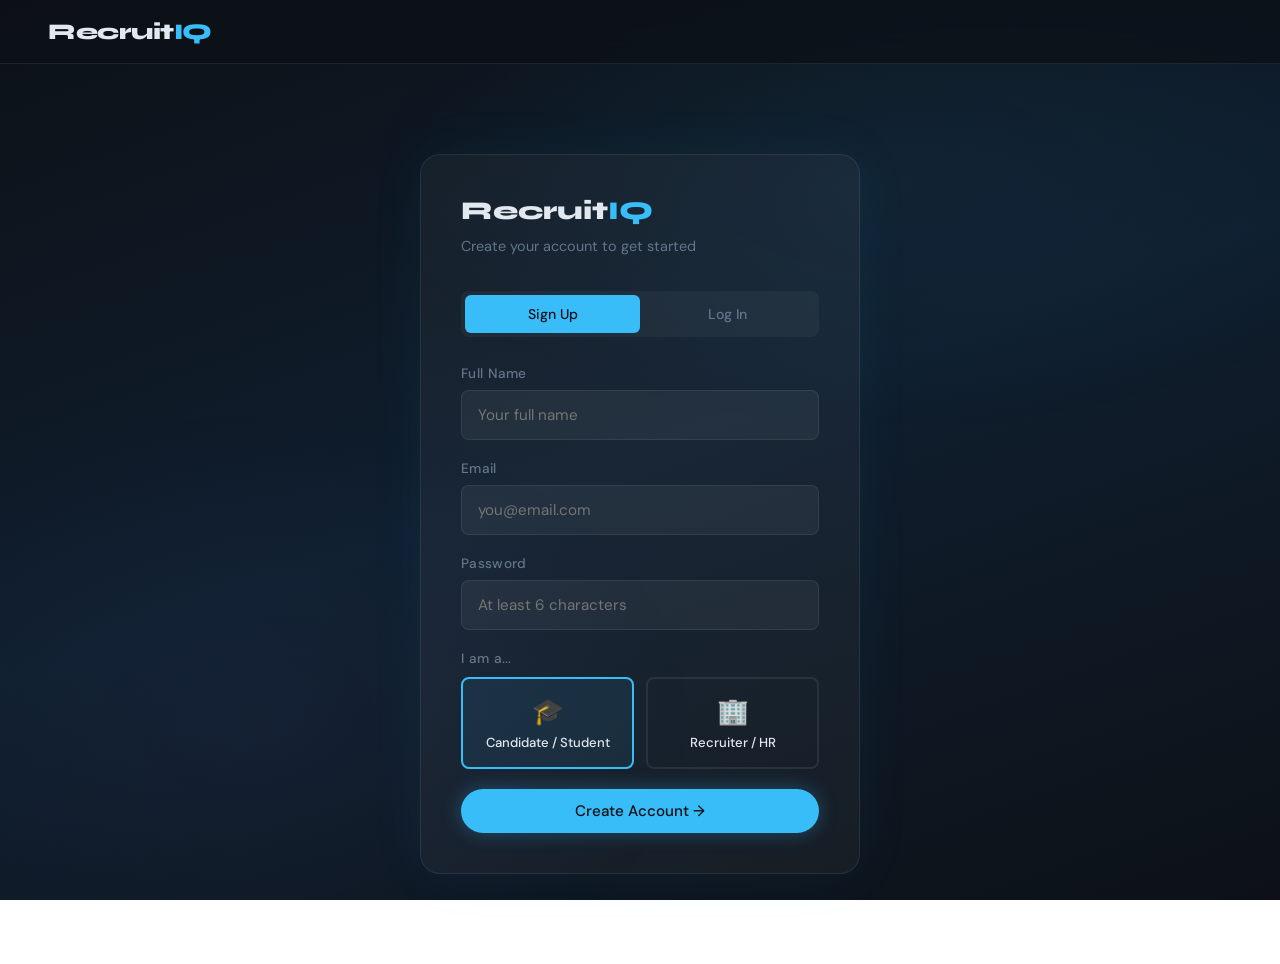
<file: builder.html>
<!DOCTYPE html>
<html lang="en">
<head>
  <meta charset="UTF-8" />
  <meta name="viewport" content="width=device-width, initial-scale=1.0" />
  <title>RecruitIQ — Build Your Profile</title>
  <link rel="stylesheet" href="/css/style.css" />
  <script src="https://cdnjs.cloudflare.com/ajax/libs/gsap/3.12.5/gsap.min.js" defer></script>

  <style>
    /* Builder-page specific styles */

    /* Outer layout: sidebar + main content */
    .builder-layout {
      display: flex;
      min-height: calc(100vh - 64px); /* subtract navbar height */
    }

    /* LEFT SIDEBAR — shows what sections have been filled */
    .sidebar {
      width: 240px;
      flex-shrink: 0;
      border-right: 1px solid var(--border);
      padding: 32px 24px;
      display: flex;
      flex-direction: column;
      gap: 8px;
    }

    .sidebar-title {
      font-size: 0.72rem;
      font-weight: 600;
      letter-spacing: 0.8px;
      text-transform: uppercase;
      color: var(--text-muted);
      margin-bottom: 12px;
    }

    /* Each section in the sidebar */
    .sidebar-item {
      display: flex;
      align-items: center;
      gap: 10px;
      padding: 8px 12px;
      border-radius: var(--radius-sm);
      font-size: 0.83rem;
      color: var(--text-muted);
      transition: all 0.2s;
    }
    .sidebar-item.active {
      background: rgba(56,189,248,0.1);
      color: var(--accent);
    }
    .sidebar-item.done {
      color: #34d399;
    }
    .sidebar-dot {
      width: 8px; height: 8px;
      border-radius: 50%;
      background: var(--border);
      flex-shrink: 0;
    }
    .sidebar-item.active .sidebar-dot { background: var(--accent); }
    .sidebar-item.done  .sidebar-dot { background: #34d399; }

    /* MAIN CONTENT AREA */
    .builder-main {
      flex: 1;
      padding: 48px 64px;
      max-width: 720px;
    }

    /* Top bar: progress + label */
    .progress-bar-area {
      margin-bottom: 48px;
    }
    .progress-meta {
      display: flex;
      justify-content: space-between;
      margin-bottom: 8px;
      font-size: 0.82rem;
      color: var(--text-muted);
    }

    /* The question card */
    .q-card {
      background: var(--card-bg);
      border: 1px solid var(--border);
      border-radius: var(--radius);
      padding: 36px;
    }

    /* Question heading */
    .q-text {
      font-size: 1.5rem;
      font-weight: 700;
      color: var(--text);
      line-height: 1.3;
    }

    /* Row of buttons at bottom of question card */
    .q-buttons {
      display: flex;
      justify-content: space-between;
      align-items: center;
      margin-top: 28px;
    }

    /* AI suggestion card shown below the input */
    .ai-tip {
      background: rgba(56,189,248,0.05);
      border: 1px solid rgba(56,189,248,0.15);
      border-radius: var(--radius-sm);
      padding: 16px;
      font-size: 0.88rem;
      color: var(--text-muted);
      margin-top: 12px;
    }
    #ai-suggestion { margin-top: 12px; }

    /* Compile overlay — shown while Gemini processes everything */
    #compile-overlay {
      display: none;
      position: fixed;
      inset: 0;
      background: rgba(13,17,23,0.9);
      backdrop-filter: blur(8px);
      z-index: 200;
      flex-direction: column;
      align-items: center;
      justify-content: center;
      gap: 24px;
      text-align: center;
    }
    #compile-overlay h2 { font-size: 1.6rem; color: var(--text); }
    #compile-overlay p  { color: var(--text-muted); max-width: 340px; }

    /* Spinning ring loader */
    .spin-ring {
      width: 48px; height: 48px;
      border: 3px solid var(--border);
      border-top-color: var(--accent);
      border-radius: 50%;
      animation: spin 0.8s linear infinite;
    }
    @keyframes spin { to { transform: rotate(360deg); } }

    /* Mobile: hide sidebar */
    @media (max-width: 768px) {
      .sidebar { display: none; }
      .builder-main { padding: 32px 20px; }
    }
  </style>
</head>
<body>

  <!-- NAVBAR -->
  <nav class="navbar">
    <a href="index.html" class="logo">Recruit<span>IQ</span></a>
    <div class="nav-links">
      <span id="user-greeting" style="color:var(--text-muted); font-size:0.85rem;"></span>
      <button class="btn btn-ghost btn-sm" onclick="logoutUser()">Log out</button>
    </div>
  </nav>

  <!-- MAIN LAYOUT -->
  <div class="builder-layout">

    <!-- LEFT SIDEBAR: Section tracker -->
    <aside class="sidebar" id="sidebar">
      <div class="sidebar-title">Your Profile</div>
      <!-- These items are generated dynamically by JS -->
      <div class="sidebar-item active">
        <div class="sidebar-dot"></div> Personal Info
      </div>
      <div class="sidebar-item">
        <div class="sidebar-dot"></div> Education
      </div>
      <div class="sidebar-item">
        <div class="sidebar-dot"></div> Skills
      </div>
      <div class="sidebar-item">
        <div class="sidebar-dot"></div> Experience
      </div>
      <div class="sidebar-item">
        <div class="sidebar-dot"></div> Projects
      </div>
      <div class="sidebar-item">
        <div class="sidebar-dot"></div> Extras
      </div>
    </aside>

    <!-- MAIN BUILDER AREA -->
    <main class="builder-main">

      <!-- Progress bar at top -->
      <div class="progress-bar-area">
        <div class="progress-meta">
          <span>Building your profile</span>
          <span id="progress-label">0% complete</span>
        </div>
        <div class="progress-wrap">
          <div class="progress-fill" id="progress-fill" style="width:0%"></div>
        </div>
      </div>

      <!-- This div is replaced every time renderQuestion() runs -->
      <div id="q-container"></div>

    </main>
  </div>

  <!-- COMPILE OVERLAY -->
  <!-- Shown when AI is generating the final profile -->
  <div id="compile-overlay">
    <div class="spin-ring"></div>
    <h2>✦ Building your profile</h2>
    <p>AI is compiling your answers into a professional profile. This takes a few seconds...</p>
    <div class="ai-thinking" style="justify-content:center;">
      <div class="dot"></div><div class="dot"></div><div class="dot"></div>
    </div>
  </div>

  <div id="toast"></div>

  <!-- Load shared utilities first, then builder logic -->
  <script src="/js/app.js"></script>
  <script src="/js/builder.js"></script>

  <script>
    // Show user's name in navbar after page loads
    window.addEventListener('DOMContentLoaded', () => {
      const user = getCurrentUser();
      if (user) {
        document.getElementById('user-greeting').textContent =
          'Hey, ' + (user.name || user.email).split(' ')[0] + ' 👋';
      }
    });
  </script>

</body>
</html>
</file>
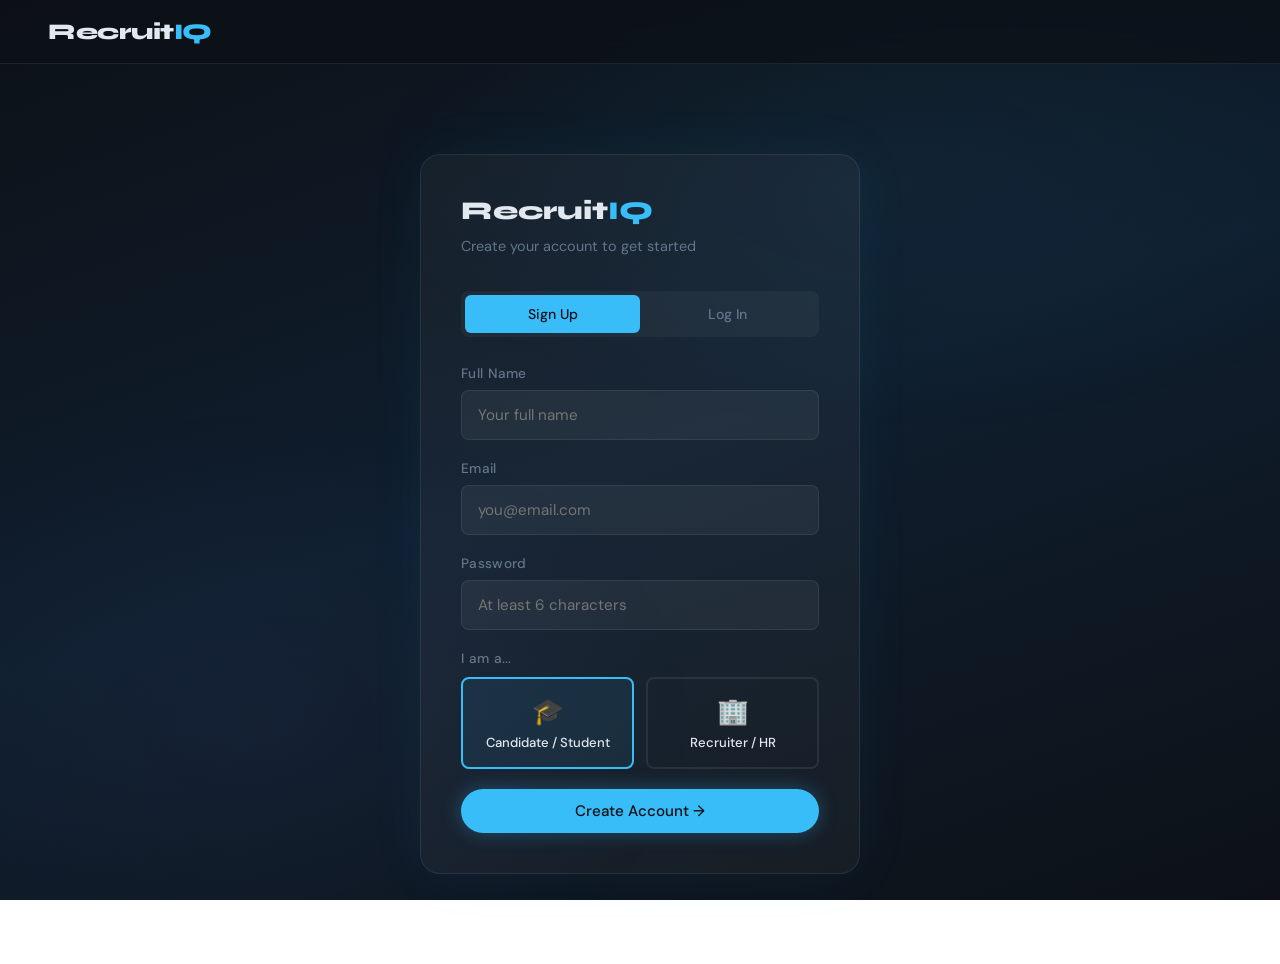
<file: onboarding.html>
<!DOCTYPE html>
<html lang="en">
<head>
  <meta charset="UTF-8" />
  <meta name="viewport" content="width=device-width, initial-scale=1.0" />
  <title>RecruitIQ — Sign Up / Log In</title>
  <link rel="stylesheet" href="/css/style.css" />
  <script src="https://cdnjs.cloudflare.com/ajax/libs/gsap/3.12.5/gsap.min.js" defer></script>

  <style>
    /* ── Onboarding page specific styles ── */

    .auth-page {
      min-height: 100vh;
      display: flex;
      align-items: center;
      justify-content: center;
      padding: 24px;
    }

    /* The white-ish card that holds the form */
    .auth-box {
      width: 100%;
      max-width: 440px;
      background: var(--card-bg);
      border: 1px solid var(--border);
      border-radius: 20px;
      padding: 40px;
      /* subtle glow around the card */
      box-shadow: 0 0 60px rgba(56,189,248,0.06);
    }

    .auth-logo {
      font-family: var(--font-head);
      font-weight: 800;
      font-size: 1.6rem;
      margin-bottom: 8px;
      color: var(--text);
    }

    .auth-logo span { color: var(--accent); }

    .auth-sub {
      color: var(--text-muted);
      font-size: 0.9rem;
      margin-bottom: 32px;
    }

    /* Tab switcher: Sign Up / Log In */
    .tabs {
      display: flex;
      background: rgba(255,255,255,0.04);
      border-radius: var(--radius-sm);
      padding: 4px;
      margin-bottom: 28px;
    }

    .tab {
      flex: 1;
      text-align: center;
      padding: 10px;
      border-radius: 6px;
      cursor: pointer;
      font-size: 0.88rem;
      font-weight: 500;
      color: var(--text-muted);
      transition: all 0.2s;
    }

    .tab.active {
      background: var(--accent);
      color: #0d1117;
    }

    /* Role selector cards */
    .role-grid {
      display: grid;
      grid-template-columns: 1fr 1fr;
      gap: 12px;
      margin-bottom: 20px;
    }

    .role-card {
      padding: 16px;
      border: 2px solid var(--border);
      border-radius: var(--radius-sm);
      cursor: pointer;
      text-align: center;
      transition: all 0.2s;
    }

    .role-card:hover { border-color: rgba(56,189,248,0.4); background: var(--card-hover); }
    .role-card.selected { border-color: var(--accent); background: rgba(56,189,248,0.08); }
    .role-card .role-icon { font-size: 1.6rem; margin-bottom: 6px; }
    .role-card .role-label { font-size: 0.82rem; font-weight: 500; color: var(--text); }

    /* Error message area */
    .error-msg {
      color: #f87171;
      font-size: 0.83rem;
      margin-top: -12px;
      margin-bottom: 16px;
      display: none;
    }

    .error-msg.show { display: block; }

    /* Bottom text "Already have account?" */
    .auth-switch {
      text-align: center;
      margin-top: 20px;
      font-size: 0.85rem;
      color: var(--text-muted);
    }

  </style>
</head>
<body>

  <!-- Navbar with just logo -->
  <nav class="navbar">
    <a href="index.html" class="logo">Recruit<span>IQ</span></a>
    <div></div>
  </nav>

  <div class="auth-page">
    <div class="auth-box" id="auth-box">

      <!-- Logo + subtitle -->
      <div class="auth-logo">Recruit<span>IQ</span></div>
      <p class="auth-sub" id="auth-sub-text">Create your account to get started</p>

      <!-- Tab switcher -->
      <div class="tabs">
        <div class="tab active" id="tab-signup" onclick="switchTab('signup')">Sign Up</div>
        <div class="tab"        id="tab-login"  onclick="switchTab('login')">Log In</div>
      </div>

      <!-- SIGN UP FORM -->
      <div id="form-signup">
        <div class="form-group">
          <label>Full Name</label>
          <input type="text" class="input" id="su-name" placeholder="Your full name" />
        </div>
        <div class="form-group">
          <label>Email</label>
          <input type="email" class="input" id="su-email" placeholder="you@email.com" />
        </div>
        <div class="form-group">
          <label>Password</label>
          <input type="password" class="input" id="su-pass" placeholder="At least 6 characters" />
        </div>

        <!-- Role selector — candidate or recruiter -->
        <label style="margin-bottom:10px;">I am a...</label>
        <div class="role-grid">
          <div class="role-card selected" id="role-candidate" onclick="selectRole('candidate')">
            <div class="role-icon">🎓</div>
            <div class="role-label">Candidate / Student</div>
          </div>
          <div class="role-card" id="role-recruiter" onclick="selectRole('recruiter')">
            <div class="role-icon">🏢</div>
            <div class="role-label">Recruiter / HR</div>
          </div>
        </div>

        <div class="error-msg" id="su-error"></div>

        <button class="btn btn-primary" style="width:100%;justify-content:center;" onclick="handleSignup()">
          Create Account →
        </button>
      </div>

      <!-- LOGIN FORM -->
      <div id="form-login" style="display:none;">
        <div class="form-group">
          <label>Email</label>
          <input type="email" class="input" id="li-email" placeholder="you@email.com" />
        </div>
        <div class="form-group">
          <label>Password</label>
          <input type="password" class="input" id="li-pass" placeholder="Your password" />
        </div>

        <div class="error-msg" id="li-error"></div>

        <button class="btn btn-primary" style="width:100%;justify-content:center;" onclick="handleLogin()">
          Log In →
        </button>

        <!-- Demo login helper — fills in demo credentials -->
        <div style="margin-top:12px; text-align:center;">
          <button class="btn btn-ghost btn-sm" onclick="fillDemo()" style="font-size:0.78rem;">
            Use demo account
          </button>
        </div>
      </div>

    </div>
  </div>

  <div id="toast"></div>
  <script src="/js/app.js"></script>
  <script>
    // Currently selected role (candidate or recruiter)
    let selectedRole = 'candidate';

    // Tab switcher
    function switchTab(tab) {
      const isSignup = tab === 'signup';
      document.getElementById('form-signup').style.display = isSignup ? 'block' : 'none';
      document.getElementById('form-login').style.display  = isSignup ? 'none'  : 'block';
      document.getElementById('tab-signup').classList.toggle('active', isSignup);
      document.getElementById('tab-login').classList.toggle('active', !isSignup);
      document.getElementById('auth-sub-text').textContent = isSignup
        ? 'Create your account to get started'
        : 'Welcome back — log in to continue';
    }

    // Role selector 
    function selectRole(role) {
      selectedRole = role;
      document.getElementById('role-candidate').classList.toggle('selected', role === 'candidate');
      document.getElementById('role-recruiter').classList.toggle('selected', role === 'recruiter');
    }

    // Sign Up handler 
    function handleSignup() {
      const name  = document.getElementById('su-name').value.trim();
      const email = document.getElementById('su-email').value.trim();
      const pass  = document.getElementById('su-pass').value;
      const errEl = document.getElementById('su-error');

      // Basic validation
      if (!name || !email || !pass) {
        showError(errEl, 'Please fill in all fields.'); return;
      }
      if (pass.length < 6) {
        showError(errEl, 'Password must be at least 6 characters.'); return;
      }

      const result = registerUser(name, email, pass, selectedRole);
      if (!result.ok) { showError(errEl, result.msg); return; }

      // Auto login after signup
      loginUser(email, pass);
      // Redirect based on role
      redirectAfterAuth(selectedRole);
    }

    // Login handler 
    function handleLogin() {
      const email = document.getElementById('li-email').value.trim();
      const pass  = document.getElementById('li-pass').value;
      const errEl = document.getElementById('li-error');

      if (!email || !pass) { showError(errEl, 'Please enter email and password.'); return; }

      const result = loginUser(email, pass);
      if (!result.ok) { showError(errEl, result.msg); return; }

      redirectAfterAuth(result.user.role);
    }

    // Fill demo credentials
    function fillDemo() {
      document.getElementById('li-email').value = 'hire-me@anshumat.org';
      document.getElementById('li-pass').value  = 'HireMe@2025!';
      showToast('Demo credentials filled — click Log In');
    }

    // Redirect after login/signup
    function redirectAfterAuth(role) {
      if (role === 'recruiter') {
        window.location.href = 'recruiter.html';
      } else {
        // Check if candidate already has a profile
        const user = getCurrentUser();
        if (user && user.profileData) {
          window.location.href = 'preview.html'; // already built profile
        } else {
          window.location.href = 'builder.html'; // start building
        }
      }
    }

    // Show error helper
    function showError(el, msg) {
      el.textContent = msg;
      el.classList.add('show');
      setTimeout(() => el.classList.remove('show'), 4000);
    }

    // If already logged in, redirect immediately
    window.addEventListener('DOMContentLoaded', () => {
      const user = getCurrentUser();
      if (user) redirectAfterAuth(user.role);
    });

    // GSAP entrance animation
    window.addEventListener('load', () => {
      if (typeof gsap === 'undefined') return;
      gsap.from('#auth-box', {
        y: 40, opacity: 0, duration: 0.7, ease: 'power3.out'
      });
    });
  </script>
</body>
</html>
</file>
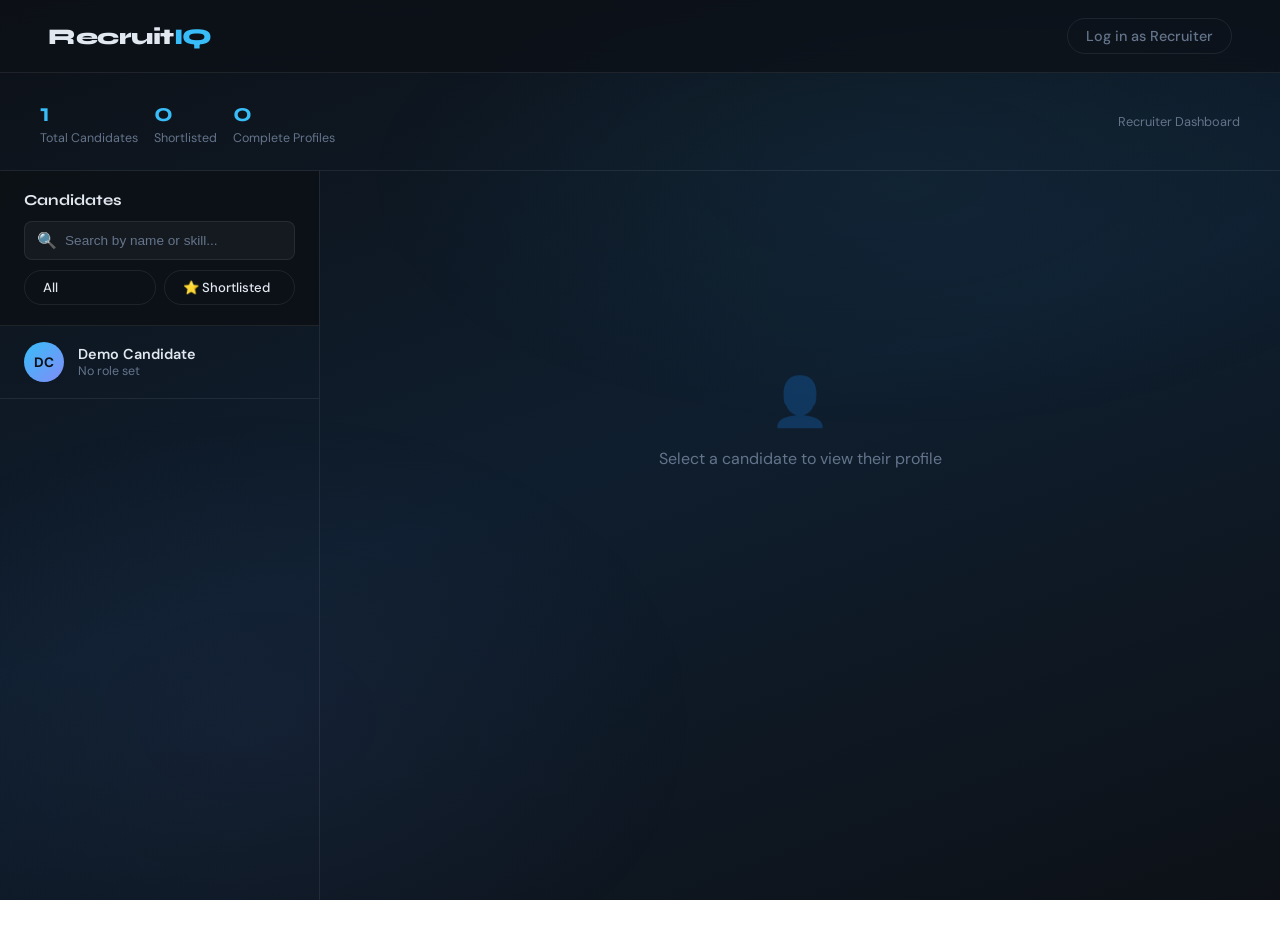
<file: recruiter.html>
<!DOCTYPE html>
<html lang="en">
<head>
  <meta charset="UTF-8" />
  <meta name="viewport" content="width=device-width, initial-scale=1.0" />
  <title>RecruitIQ — Recruiter Dashboard</title>
  <link rel="stylesheet" href="/css/style.css" />
  <script src="https://cdnjs.cloudflare.com/ajax/libs/gsap/3.12.5/gsap.min.js" defer></script>

  <style>
    /* ── Recruiter dashboard styles ── */

    /* Top stats bar */
    .stats-bar {
      display: flex;
      gap: 16px;
      padding: 24px 40px;
      border-bottom: 1px solid var(--border);
      flex-wrap: wrap;
    }
    .stat-item {
      display: flex;
      flex-direction: column;
      gap: 2px;
    }
    .stat-num {
      font-family: var(--font-head);
      font-size: 1.6rem;
      font-weight: 700;
      color: var(--accent);
    }
    .stat-label { font-size: 0.78rem; color: var(--text-muted); }

    /* Dashboard grid: sidebar + content */
    .dash-layout {
      display: grid;
      grid-template-columns: 320px 1fr;
      gap: 0;
      min-height: calc(100vh - 120px);
    }

    /* LEFT: Candidate list panel */
    .cand-list-panel {
      border-right: 1px solid var(--border);
      overflow-y: auto;
      max-height: calc(100vh - 120px);
    }

    .panel-header {
      padding: 20px 24px;
      border-bottom: 1px solid var(--border);
      position: sticky;
      top: 0;
      background: rgba(13,17,23,0.9);
      backdrop-filter: blur(8px);
      z-index: 10;
    }

    .panel-header h2 { font-size: 0.95rem; margin-bottom: 12px; }

    /* Search bar inside panel */
    .search-bar {
      display: flex;
      align-items: center;
      gap: 8px;
      background: rgba(255,255,255,0.04);
      border: 1px solid var(--border);
      border-radius: var(--radius-sm);
      padding: 8px 12px;
    }

    .search-bar input {
      background: none;
      border: none;
      color: var(--text);
      font-size: 0.85rem;
      outline: none;
      width: 100%;
    }

    .search-bar input::placeholder { color: var(--text-muted); }

    /* Individual candidate card in the list */
    .cand-item {
      padding: 16px 24px;
      border-bottom: 1px solid var(--border);
      cursor: pointer;
      transition: background 0.15s;
      display: flex;
      align-items: center;
      gap: 14px;
    }

    .cand-item:hover   { background: var(--card-hover); }

    .cand-item.active  { background: rgba(56,189,248,0.07); border-left: 3px solid var(--accent); }

    /* Avatar circle with initials */
    .avatar {
      width: 40px; height: 40px;
      border-radius: 50%;
      background: linear-gradient(135deg, var(--accent), var(--accent2));
      display: flex; align-items: center; justify-content: center;
      font-weight: 700;
      font-size: 0.85rem;
      color: #0d1117;
      flex-shrink: 0;
    }

    .cand-meta { flex: 1; min-width: 0; }
    
    .cand-name { font-size: 0.9rem; font-weight: 600; color: var(--text); white-space: nowrap; overflow: hidden; text-overflow: ellipsis; }

    .cand-role { font-size: 0.78rem; color: var(--text-muted); }

    /* Shortlisted indicator */
    .shortlist-dot {
      width: 8px; height: 8px;
      border-radius: 50%;
      background: #34d399;
      flex-shrink: 0;
    }

    /* RIGHT: Candidate detail view */
    .cand-detail {
      padding: 40px;
      overflow-y: auto;
      max-height: calc(100vh - 120px);
    }

    /* Empty state */
    .empty-state {
      display: flex;
      flex-direction: column;
      align-items: center;
      justify-content: center;
      height: 60%;
      color: var(--text-muted);
      text-align: center;
      gap: 12px;
    }

    .empty-state .icon { font-size: 3rem; opacity: 0.3; }

    /* Candidate detail header */
    .detail-header {
      display: flex;
      align-items: flex-start;
      justify-content: space-between;
      gap: 16px;
      margin-bottom: 32px;
      flex-wrap: wrap;
    }

    .detail-avatar {
      width: 64px; height: 64px;
      border-radius: 50%;
      background: linear-gradient(135deg, var(--accent), var(--accent2));
      display: flex; align-items: center; justify-content: center;
      font-weight: 800;
      font-size: 1.3rem;
      color: #0d1117;
      flex-shrink: 0;
    }

    /* Profile sections in detail view */
    .detail-section { margin-bottom: 28px; }

    .detail-label {
      font-size: 0.72rem;
      font-weight: 700;
      text-transform: uppercase;
      letter-spacing: 0.8px;
      color: var(--text-muted);
      margin-bottom: 10px;
    }

    /* Skills grid in detail view */
    .skills-wrap { display: flex; flex-wrap: wrap; gap: 8px; }

    /* Recruiter notes textarea */
    .notes-area {
      width: 100%;
      background: var(--card-bg);
      border: 1px solid var(--border);
      border-radius: var(--radius-sm);
      padding: 14px;
      color: var(--text);
      font-family: var(--font-body);
      font-size: 0.88rem;
      resize: vertical;
      min-height: 80px;
      outline: none;
    }

    .notes-area:focus { border-color: var(--accent); }

    /* Compare mode overlay */
    #compare-panel {
      display: none;
      position: fixed;
      inset: 0;
      background: rgba(13,17,23,0.95);
      backdrop-filter: blur(10px);
      z-index: 300;
      padding: 40px;
      overflow-y: auto;
    }

    .compare-grid {
      display: grid;
      grid-template-columns: repeat(auto-fit, minmax(280px, 1fr));
      gap: 20px;
      margin-top: 24px;
    }

    .compare-card {
      background: var(--card-bg);
      border: 1px solid var(--border);
      border-radius: var(--radius);
      padding: 24px;
    }

    @media (max-width: 768px) {
      .dash-layout { grid-template-columns: 1fr; }
      .cand-list-panel { max-height: 300px; }
    }
  </style>
</head>
<body>

  <!-- NAVBAR -->
  <nav class="navbar">
    <a href="index.html" class="logo">Recruit<span>IQ</span></a>
    <div class="nav-links">
      <span style="color:var(--text-muted); font-size:0.82rem;" id="rec-greeting"></span>
      <button class="btn btn-ghost btn-sm" onclick="toggleCompare()" id="btn-compare" style="display:none">
        ⊞ Compare Shortlisted
      </button>
      <a href="onboarding.html" class="btn btn-ghost btn-sm" id="nav-login-rec">Log in as Recruiter</a>
      <button class="btn btn-ghost btn-sm" onclick="logoutUser()" id="nav-logout-rec" style="display:none">Log out</button>
    </div>
  </nav>

  <!-- STATS BAR -->
  <div class="stats-bar" id="stats-bar">
    <!-- Filled by JS -->
    <div class="stat-item"><div class="stat-num" id="stat-total">—</div><div class="stat-label">Total Candidates</div></div>
    <div class="stat-item"><div class="stat-num" id="stat-shortlisted">—</div><div class="stat-label">Shortlisted</div></div>
    <div class="stat-item"><div class="stat-num" id="stat-complete">—</div><div class="stat-label">Complete Profiles</div></div>
    <div style="margin-left:auto; display:flex; align-items:center;">
      <span style="font-size:0.8rem; color:var(--text-muted);">Recruiter Dashboard</span>
    </div>
  </div>

  <!-- MAIN LAYOUT -->
  <div class="dash-layout">

    <!-- LEFT: Candidate list -->
    <div class="cand-list-panel">
      <div class="panel-header">
        <h2>Candidates</h2>
        <!-- Search bar to filter candidates by name/role -->
        <div class="search-bar">
          <span>🔍</span>
          <input type="text" id="search-input" placeholder="Search by name or skill..."
            oninput="filterCandidates(this.value)" />
        </div>
        <!-- Filter: show all or just shortlisted -->
        <div style="display:flex; gap:8px; margin-top:10px;">
          <button class="btn btn-sm btn-ghost" id="filter-all" onclick="setFilter('all')" style="flex:1;">All</button>
          <button class="btn btn-sm btn-ghost" id="filter-short" onclick="setFilter('shortlisted')" style="flex:1;">⭐ Shortlisted</button>
        </div>
      </div>

      <!-- Candidate list items rendered by JS -->
      <div id="cand-list"></div>
    </div>

    <!-- RIGHT: Candidate detail / empty state -->
    <div class="cand-detail" id="cand-detail">
      <div class="empty-state" id="empty-state">
        <div class="icon">👤</div>
        <p>Select a candidate to view their profile</p>
      </div>
    </div>

  </div>

  <!--  COMPARE PANEL (fullscreen overlay)  -->
  <div id="compare-panel">
    <div style="display:flex; align-items:center; justify-content:space-between; margin-bottom:8px;">
      <h2 style="font-size:1.4rem;">Compare Shortlisted Candidates</h2>
      <button class="btn btn-ghost btn-sm" onclick="toggleCompare()">✕ Close</button>
    </div>
    <p style="color:var(--text-muted); font-size:0.85rem; margin-bottom:16px;">
      Side-by-side comparison of shortlisted profiles.
    </p>
    <div class="compare-grid" id="compare-grid">
      <!-- Filled by JS -->
    </div>
  </div>

  <div id="toast"></div>
  <script src="/js/app.js"></script>

  <script>
    //  STATE 
    let allCandidates = [];    // full list of candidate users
    let filtered      = [];    // filtered/searched subset
    let activeIdx     = null;  // which candidate is selected
    let filterMode    = 'all'; // 'all' or 'shortlisted'

    //  INIT 
    document.addEventListener('DOMContentLoaded', () => {
      const user = getCurrentUser();

      // Show recruiter info in navbar
      if (user && user.role === 'recruiter') {
        document.getElementById('rec-greeting').textContent = 'Welcome, ' + user.name;
        document.getElementById('nav-logout-rec').style.display = 'flex';
        document.getElementById('nav-login-rec').style.display  = 'none';
        document.getElementById('btn-compare').style.display    = 'flex';
      }

      // Load all candidates from localStorage
      allCandidates = getAllCandidates();
      filtered = [...allCandidates];
      renderList();
      updateStats();

      // GSAP entrance
      if (typeof gsap !== 'undefined') {
        gsap.from('.stats-bar', { y: -20, opacity: 0, duration: 0.5, ease: 'power2.out' });
      }
    });

    //  UPDATE STATS BAR 
    function updateStats() {
      document.getElementById('stat-total').textContent = allCandidates.length;
      document.getElementById('stat-shortlisted').textContent =
        allCandidates.filter(c => c.shortlisted).length;
      document.getElementById('stat-complete').textContent =
        allCandidates.filter(c => c.profileData).length;
    }

    //  RENDER CANDIDATE LIST 
    function renderList() {
      const listEl = document.getElementById('cand-list');

      if (!filtered.length) {
        listEl.innerHTML = `<p style="padding:24px; color:var(--text-muted); font-size:0.85rem; text-align:center;">
          No candidates found.
        </p>`;
        return;
      }

      listEl.innerHTML = filtered.map((c, i) => {
        // Get initials for avatar
        const initials = (c.name || c.email).split(' ').map(w => w[0]).join('').slice(0,2).toUpperCase();
        const role     = c.profileData?.target_role || 'No role set';
        const isActive = activeIdx === i;

        return `<div class="cand-item ${isActive ? 'active' : ''}" onclick="selectCandidate(${i})">
          <div class="avatar">${initials}</div>
          <div class="cand-meta">
            <div class="cand-name">${c.name || c.email}</div>
            <div class="cand-role">${role}</div>
          </div>
          ${c.shortlisted ? '<div class="shortlist-dot"></div>' : ''}
        </div>`;
      }).join('');
    }

    //  SELECT CANDIDATE 
    // Clicking a candidate card shows their full profile on the right
    function selectCandidate(idx) {
      activeIdx = idx;
      renderList(); // re-render list to highlight selected

      const c = filtered[idx];
      const p = c.profileData;
      const detailEl = document.getElementById('cand-detail');
      document.getElementById('empty-state') && (document.getElementById('empty-state').style.display = 'none');

      // If no profile, show a placeholder
      if (!p) {
        detailEl.innerHTML = `
          <div class="empty-state">
            <div class="icon">📭</div>
            <p>${c.name || c.email} hasn't built their profile yet.</p>
          </div>`;
        return;
      }

      // Build skills chips
      const skills = (p.skills || '').split(',').map(s => s.trim()).filter(Boolean);
      const initials = (c.name || '?').split(' ').map(w => w[0]).join('').slice(0,2).toUpperCase();

      // Get saved recruiter notes for this candidate
      const notes = c.recruiterNotes || '';

      detailEl.innerHTML = `
        <!-- Header with name + action buttons -->
        <div class="detail-header" id="detail-head">
          <div style="display:flex; gap:16px; align-items:flex-start;">
            <div class="detail-avatar">${initials}</div>
            <div>
              <h2 style="font-size:1.5rem; margin-bottom:4px;">${p.full_name || c.name}</h2>
              <p style="color:var(--accent); font-size:0.9rem; margin-bottom:10px;">${p.target_role || 'Developer'}</p>
              <div style="display:flex; gap:8px; flex-wrap:wrap;">
                ${p.location     ? `<span class="badge badge-purple">📍 ${p.location}</span>` : ''}
                ${p.availability ? `<span class="badge badge-green">${p.availability}</span>`  : ''}
                ${p.profile_score ? `<span class="badge">Score: ${p.profile_score}/100</span>` : ''}
              </div>
            </div>
          </div>

          <!-- Action buttons -->
          <div style="display:flex; gap:10px; flex-wrap:wrap;">
            <button class="btn ${c.shortlisted ? 'btn-danger' : 'btn-primary'} btn-sm"
              onclick="toggleShortlist('${c.email}')">
              ${c.shortlisted ? '✕ Remove' : '⭐ Shortlist'}
            </button>
            <a href="mailto:${c.email}" class="btn btn-ghost btn-sm">📧 Contact</a>
          </div>
        </div>

        <!-- AI Summary -->
        ${p.ai_summary ? `
        <div class="detail-section">
          <div class="detail-label">AI Summary</div>
          <div class="card" style="font-size:0.9rem; line-height:1.7; color:var(--text);">
            ${p.ai_summary}
          </div>
        </div>` : ''}

        <!-- Skills -->
        ${skills.length ? `
        <div class="detail-section">
          <div class="detail-label">Skills</div>
          <div class="skills-wrap">
            ${skills.map(s => `<span class="badge">${s}</span>`).join('')}
          </div>
        </div>` : ''}

        <!-- Education -->
        ${p.education ? `
        <div class="detail-section">
          <div class="detail-label">Education</div>
          <p style="color:var(--text); font-size:0.9rem;">${p.education}</p>
        </div>` : ''}

        <!-- Experience -->
        ${p.experience ? `
        <div class="detail-section">
          <div class="detail-label">Experience</div>
          <p style="color:var(--text); font-size:0.9rem; white-space:pre-wrap;">${p.experience}</p>
        </div>` : ''}

        <!-- Projects -->
        ${p.projects ? `
        <div class="detail-section">
          <div class="detail-label">Projects</div>
          <p style="color:var(--text); font-size:0.9rem; white-space:pre-wrap;">${p.projects}</p>
        </div>` : ''}

        <!-- Achievements -->
        ${p.achievements ? `
        <div class="detail-section">
          <div class="detail-label">Achievements</div>
          <p style="color:var(--text); font-size:0.9rem;">${p.achievements}</p>
        </div>` : ''}

        <!-- GitHub link -->
        ${p.github_link ? `
        <div class="detail-section">
          <div class="detail-label">Portfolio / GitHub</div>
          <a href="https://${p.github_link.replace('https://','').replace('http://','')}"
            target="_blank" style="color:var(--accent);">
            🔗 ${p.github_link}
          </a>
        </div>` : ''}

        <!-- Recruiter Notes — editable textarea -->
        <div class="detail-section">
          <div class="detail-label">My Notes (only you see this)</div>
          <textarea class="notes-area" id="notes-${c.email}"
            placeholder="Add your notes about this candidate..."
            oninput="saveNotes('${c.email}', this.value)">${notes}</textarea>
        </div>
      `;

      // Animate detail pane in
      if (typeof gsap !== 'undefined') {
        gsap.from('#detail-head', { x: 20, opacity: 0, duration: 0.4, ease: 'power2.out' });
        gsap.from('.detail-section', {
          y: 15, opacity: 0, stagger: 0.07, duration: 0.35, delay: 0.1, ease: 'power2.out'
        });
      }
    }

    //  TOGGLE SHORTLIST 
    function toggleShortlist(email) {
      const users = JSON.parse(localStorage.getItem('riq_users') || '[]');
      const idx   = users.findIndex(u => u.email === email);
      if (idx === -1) return;

      users[idx].shortlisted = !users[idx].shortlisted;
      localStorage.setItem('riq_users', JSON.stringify(users));

      // Update our local array too
      const local = allCandidates.find(c => c.email === email);
      if (local) local.shortlisted = users[idx].shortlisted;

      showToast(users[idx].shortlisted ? '⭐ Candidate shortlisted' : 'Removed from shortlist');
      updateStats();
      renderList();
      selectCandidate(activeIdx); // re-render detail to update button
    }

    //  SAVE RECRUITER NOTES 
    // Saves notes in real-time as the recruiter types
    let notesTimer = null;
    function saveNotes(email, text) {
      clearTimeout(notesTimer);
      notesTimer = setTimeout(() => {
        updateUser(email, { recruiterNotes: text });
        const c = allCandidates.find(u => u.email === email);
        if (c) c.recruiterNotes = text;
        showToast('✓ Notes saved');
      }, 1000); // debounce: save 1s after last keystroke
    }

    //  SEARCH FILTER 
    function filterCandidates(query) {
      const q = query.toLowerCase();
      const base = filterMode === 'shortlisted'
        ? allCandidates.filter(c => c.shortlisted)
        : allCandidates;

      filtered = base.filter(c =>
        (c.name || '').toLowerCase().includes(q) ||
        (c.email).toLowerCase().includes(q) ||
        (c.profileData?.skills || '').toLowerCase().includes(q) ||
        (c.profileData?.target_role || '').toLowerCase().includes(q)
      );
      activeIdx = null;
      renderList();
    }

    //  FILTER MODE 
    function setFilter(mode) {
      filterMode = mode;
      filtered = mode === 'shortlisted'
        ? allCandidates.filter(c => c.shortlisted)
        : [...allCandidates];
      activeIdx = null;
      renderList();
      // Highlight active filter button
      document.getElementById('filter-all').classList.toggle('btn-primary', mode === 'all');
      document.getElementById('filter-short').classList.toggle('btn-primary', mode === 'shortlisted');
    }

    //  COMPARE PANEL 
    function toggleCompare() {
      const panel = document.getElementById('compare-panel');
      const isOpen = panel.style.display === 'flex';

      if (!isOpen) {
        // Build comparison cards for all shortlisted candidates
        const shortlisted = allCandidates.filter(c => c.shortlisted);
        if (!shortlisted.length) { showToast('No shortlisted candidates yet.'); return; }

        document.getElementById('compare-grid').innerHTML = shortlisted.map(c => {
          const p = c.profileData || {};
          const skills = (p.skills || '').split(',').slice(0, 6).map(s => s.trim()).filter(Boolean);
          return `
            <div class="compare-card">
              <h3 style="font-size:1rem; margin-bottom:4px;">${p.full_name || c.name}</h3>
              <p style="color:var(--accent); font-size:0.82rem; margin-bottom:12px;">${p.target_role || '—'}</p>
              ${p.profile_score ? `<div class="badge" style="margin-bottom:10px;">Score: ${p.profile_score}</div>` : ''}
              <div class="detail-label">Skills</div>
              <div style="display:flex; flex-wrap:wrap; gap:6px; margin-bottom:12px;">
                ${skills.map(s => `<span class="badge badge-purple">${s}</span>`).join('') || '—'}
              </div>
              <div class="detail-label">Education</div>
              <p style="font-size:0.82rem; color:var(--text);">${p.education || '—'}</p>
            </div>`;
        }).join('');

        panel.style.display = 'flex';
        panel.style.flexDirection = 'column';
      } else {
        panel.style.display = 'none';
      }
    }
  </script>

</body>
</html>
</file>
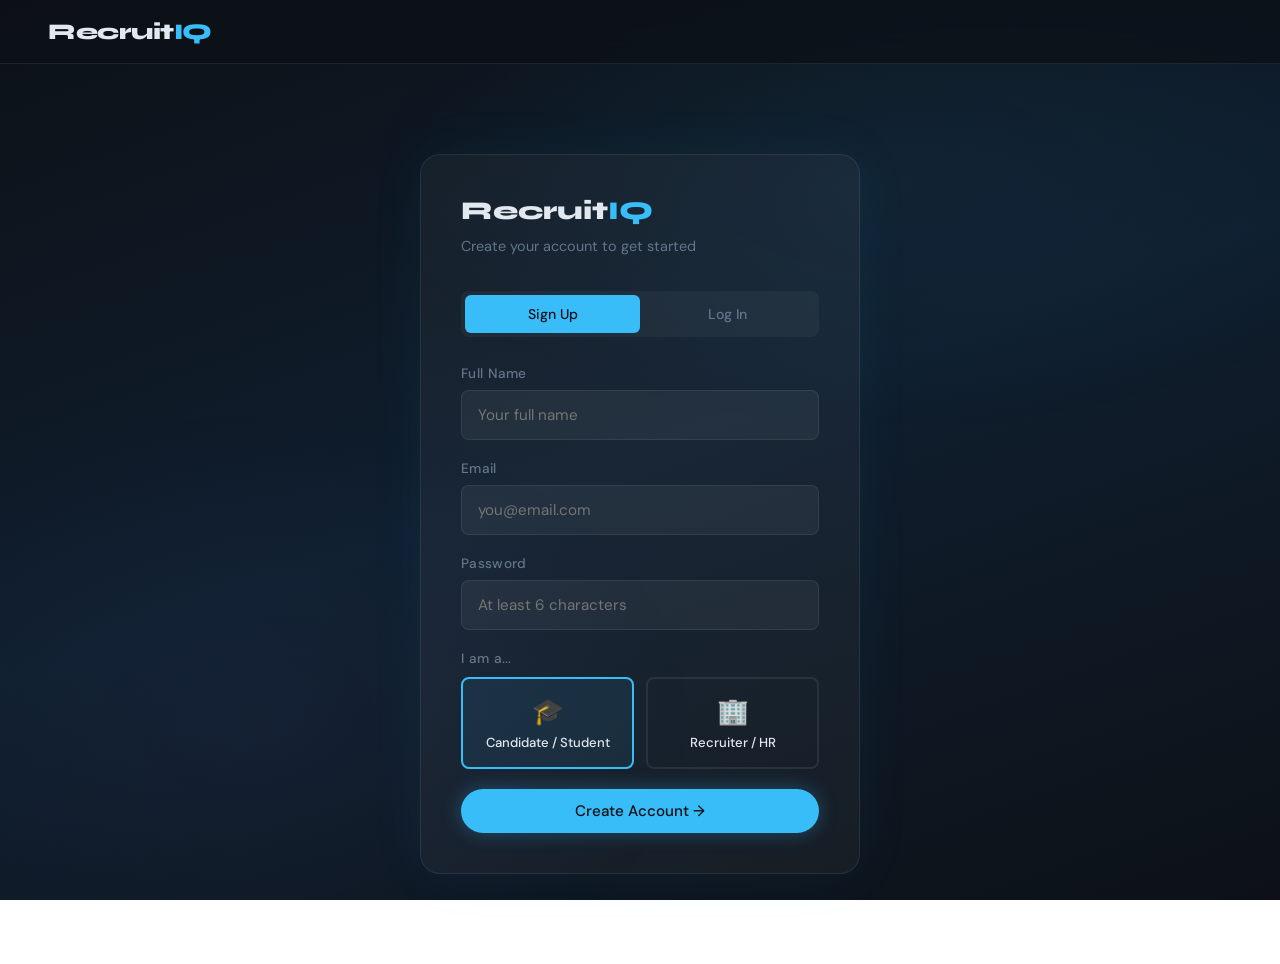
<file: frontend/builder.html>
<!DOCTYPE html>
<html lang="en">
<head>
  <meta charset="UTF-8" />
  <meta name="viewport" content="width=device-width, initial-scale=1.0" />
  <title>RecruitIQ — Build Your Profile</title>
  <link rel="stylesheet" href="style.css" />
  <script src="https://cdnjs.cloudflare.com/ajax/libs/gsap/3.12.5/gsap.min.js" defer></script>

  <style>
    /* Builder-page specific styles */

    /* Outer layout: sidebar + main content */
    .builder-layout {
      display: flex;
      min-height: calc(100vh - 64px); /* subtract navbar height */
    }

    /* LEFT SIDEBAR — shows what sections have been filled */
    .sidebar {
      width: 240px;
      flex-shrink: 0;
      border-right: 1px solid var(--border);
      padding: 32px 24px;
      display: flex;
      flex-direction: column;
      gap: 8px;
    }

    .sidebar-title {
      font-size: 0.72rem;
      font-weight: 600;
      letter-spacing: 0.8px;
      text-transform: uppercase;
      color: var(--text-muted);
      margin-bottom: 12px;
    }

    /* Each section in the sidebar */
    .sidebar-item {
      display: flex;
      align-items: center;
      gap: 10px;
      padding: 8px 12px;
      border-radius: var(--radius-sm);
      font-size: 0.83rem;
      color: var(--text-muted);
      transition: all 0.2s;
    }
    .sidebar-item.active {
      background: rgba(56,189,248,0.1);
      color: var(--accent);
    }
    .sidebar-item.done {
      color: #34d399;
    }
    .sidebar-dot {
      width: 8px; height: 8px;
      border-radius: 50%;
      background: var(--border);
      flex-shrink: 0;
    }
    .sidebar-item.active .sidebar-dot { background: var(--accent); }
    .sidebar-item.done  .sidebar-dot { background: #34d399; }

    /* MAIN CONTENT AREA */
    .builder-main {
      flex: 1;
      padding: 48px 64px;
      max-width: 720px;
    }

    /* Top bar: progress + label */
    .progress-bar-area {
      margin-bottom: 48px;
    }
    .progress-meta {
      display: flex;
      justify-content: space-between;
      margin-bottom: 8px;
      font-size: 0.82rem;
      color: var(--text-muted);
    }

    /* The question card */
    .q-card {
      background: var(--card-bg);
      border: 1px solid var(--border);
      border-radius: var(--radius);
      padding: 36px;
    }

    /* Question heading */
    .q-text {
      font-size: 1.5rem;
      font-weight: 700;
      color: var(--text);
      line-height: 1.3;
    }

    /* Row of buttons at bottom of question card */
    .q-buttons {
      display: flex;
      justify-content: space-between;
      align-items: center;
      margin-top: 28px;
    }

    /* AI suggestion card shown below the input */
    .ai-tip {
      background: rgba(56,189,248,0.05);
      border: 1px solid rgba(56,189,248,0.15);
      border-radius: var(--radius-sm);
      padding: 16px;
      font-size: 0.88rem;
      color: var(--text-muted);
      margin-top: 12px;
    }
    #ai-suggestion { margin-top: 12px; }

    /* Compile overlay — shown while Gemini processes everything */
    #compile-overlay {
      display: none;
      position: fixed;
      inset: 0;
      background: rgba(13,17,23,0.9);
      backdrop-filter: blur(8px);
      z-index: 200;
      flex-direction: column;
      align-items: center;
      justify-content: center;
      gap: 24px;
      text-align: center;
    }
    #compile-overlay h2 { font-size: 1.6rem; color: var(--text); }
    #compile-overlay p  { color: var(--text-muted); max-width: 340px; }

    /* Spinning ring loader */
    .spin-ring {
      width: 48px; height: 48px;
      border: 3px solid var(--border);
      border-top-color: var(--accent);
      border-radius: 50%;
      animation: spin 0.8s linear infinite;
    }
    @keyframes spin { to { transform: rotate(360deg); } }

    /* Mobile: hide sidebar */
    @media (max-width: 768px) {
      .sidebar { display: none; }
      .builder-main { padding: 32px 20px; }
    }
  </style>
</head>
<body>

  <!-- NAVBAR -->
  <nav class="navbar">
    <a href="index.html" class="logo">Recruit<span>IQ</span></a>
    <div class="nav-links">
      <span id="user-greeting" style="color:var(--text-muted); font-size:0.85rem;"></span>
      <button class="btn btn-ghost btn-sm" onclick="logoutUser()">Log out</button>
    </div>
  </nav>

  <!-- MAIN LAYOUT -->
  <div class="builder-layout">

    <!-- LEFT SIDEBAR: Section tracker -->
    <aside class="sidebar" id="sidebar">
      <div class="sidebar-title">Your Profile</div>
      <!-- These items are generated dynamically by JS -->
      <div class="sidebar-item active">
        <div class="sidebar-dot"></div> Personal Info
      </div>
      <div class="sidebar-item">
        <div class="sidebar-dot"></div> Education
      </div>
      <div class="sidebar-item">
        <div class="sidebar-dot"></div> Skills
      </div>
      <div class="sidebar-item">
        <div class="sidebar-dot"></div> Experience
      </div>
      <div class="sidebar-item">
        <div class="sidebar-dot"></div> Projects
      </div>
      <div class="sidebar-item">
        <div class="sidebar-dot"></div> Extras
      </div>
    </aside>

    <!-- MAIN BUILDER AREA -->
    <main class="builder-main">

      <!-- Progress bar at top -->
      <div class="progress-bar-area">
        <div class="progress-meta">
          <span>Building your profile</span>
          <span id="progress-label">0% complete</span>
        </div>
        <div class="progress-wrap">
          <div class="progress-fill" id="progress-fill" style="width:0%"></div>
        </div>
      </div>

      <!-- This div is replaced every time renderQuestion() runs -->
      <div id="q-container"></div>

    </main>
  </div>

  <!-- COMPILE OVERLAY -->
  <!-- Shown when AI is generating the final profile -->
  <div id="compile-overlay">
    <div class="spin-ring"></div>
    <h2>✦ Building your profile</h2>
    <p>AI is compiling your answers into a professional profile. This takes a few seconds...</p>
    <div class="ai-thinking" style="justify-content:center;">
      <div class="dot"></div><div class="dot"></div><div class="dot"></div>
    </div>
  </div>

  <div id="toast"></div>

  <!-- Load shared utilities first, then builder logic -->
  <script src="app.js"></script>
  <script src="builder.js"></script>

  <script>
    // Show user's name in navbar after page loads
    window.addEventListener('DOMContentLoaded', () => {
      const user = getCurrentUser();
      if (user) {
        document.getElementById('user-greeting').textContent =
          'Hey, ' + (user.name || user.email).split(' ')[0] + ' 👋';
      }
    });
  </script>

</body>
</html>
</file>
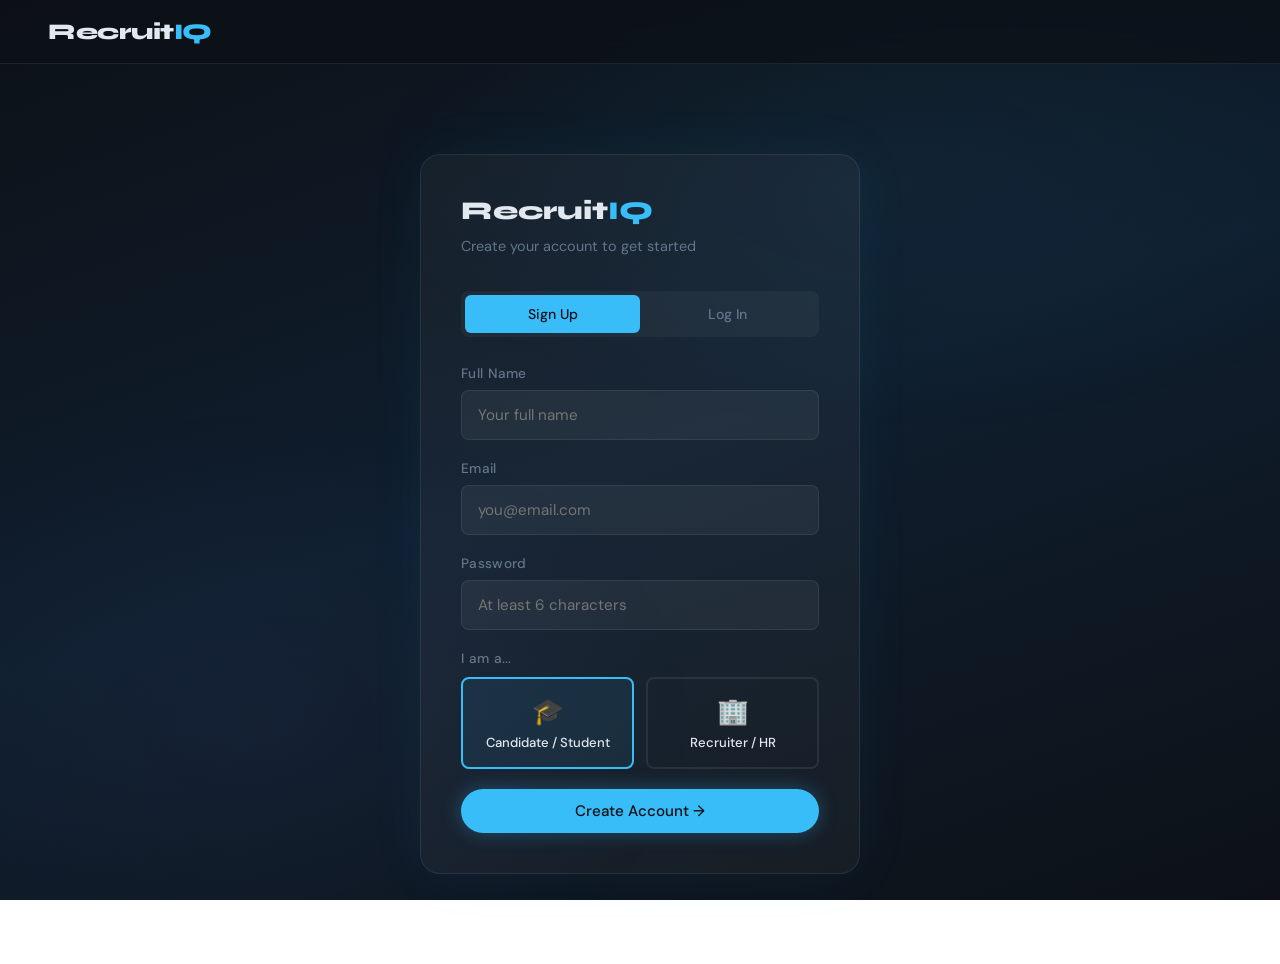
<file: frontend/onboarding.html>
<!DOCTYPE html>
<html lang="en">
<head>
  <meta charset="UTF-8" />
  <meta name="viewport" content="width=device-width, initial-scale=1.0" />
  <title>RecruitIQ — Sign Up / Log In</title>
  <link rel="stylesheet" href="style.css" />
  <script src="https://cdnjs.cloudflare.com/ajax/libs/gsap/3.12.5/gsap.min.js" defer></script>

  <style>
    /* ── Onboarding page specific styles ── */

    .auth-page {
      min-height: 100vh;
      display: flex;
      align-items: center;
      justify-content: center;
      padding: 24px;
    }

    /* The white-ish card that holds the form */
    .auth-box {
      width: 100%;
      max-width: 440px;
      background: var(--card-bg);
      border: 1px solid var(--border);
      border-radius: 20px;
      padding: 40px;
      /* subtle glow around the card */
      box-shadow: 0 0 60px rgba(56,189,248,0.06);
    }

    .auth-logo {
      font-family: var(--font-head);
      font-weight: 800;
      font-size: 1.6rem;
      margin-bottom: 8px;
      color: var(--text);
    }

    .auth-logo span { color: var(--accent); }

    .auth-sub {
      color: var(--text-muted);
      font-size: 0.9rem;
      margin-bottom: 32px;
    }

    /* Tab switcher: Sign Up / Log In */
    .tabs {
      display: flex;
      background: rgba(255,255,255,0.04);
      border-radius: var(--radius-sm);
      padding: 4px;
      margin-bottom: 28px;
    }

    .tab {
      flex: 1;
      text-align: center;
      padding: 10px;
      border-radius: 6px;
      cursor: pointer;
      font-size: 0.88rem;
      font-weight: 500;
      color: var(--text-muted);
      transition: all 0.2s;
    }

    .tab.active {
      background: var(--accent);
      color: #0d1117;
    }

    /* Role selector cards */
    .role-grid {
      display: grid;
      grid-template-columns: 1fr 1fr;
      gap: 12px;
      margin-bottom: 20px;
    }

    .role-card {
      padding: 16px;
      border: 2px solid var(--border);
      border-radius: var(--radius-sm);
      cursor: pointer;
      text-align: center;
      transition: all 0.2s;
    }

    .role-card:hover { border-color: rgba(56,189,248,0.4); background: var(--card-hover); }
    .role-card.selected { border-color: var(--accent); background: rgba(56,189,248,0.08); }
    .role-card .role-icon { font-size: 1.6rem; margin-bottom: 6px; }
    .role-card .role-label { font-size: 0.82rem; font-weight: 500; color: var(--text); }

    /* Error message area */
    .error-msg {
      color: #f87171;
      font-size: 0.83rem;
      margin-top: -12px;
      margin-bottom: 16px;
      display: none;
    }

    .error-msg.show { display: block; }

    /* Bottom text "Already have account?" */
    .auth-switch {
      text-align: center;
      margin-top: 20px;
      font-size: 0.85rem;
      color: var(--text-muted);
    }

  </style>
</head>
<body>

  <!-- Navbar with just logo -->
  <nav class="navbar">
    <a href="index.html" class="logo">Recruit<span>IQ</span></a>
    <div></div>
  </nav>

  <div class="auth-page">
    <div class="auth-box" id="auth-box">

      <!-- Logo + subtitle -->
      <div class="auth-logo">Recruit<span>IQ</span></div>
      <p class="auth-sub" id="auth-sub-text">Create your account to get started</p>

      <!-- Tab switcher -->
      <div class="tabs">
        <div class="tab active" id="tab-signup" onclick="switchTab('signup')">Sign Up</div>
        <div class="tab"        id="tab-login"  onclick="switchTab('login')">Log In</div>
      </div>

      <!-- SIGN UP FORM -->
      <div id="form-signup">
        <div class="form-group">
          <label>Full Name</label>
          <input type="text" class="input" id="su-name" placeholder="Your full name" />
        </div>
        <div class="form-group">
          <label>Email</label>
          <input type="email" class="input" id="su-email" placeholder="you@email.com" />
        </div>
        <div class="form-group">
          <label>Password</label>
          <input type="password" class="input" id="su-pass" placeholder="At least 6 characters" />
        </div>

        <!-- Role selector — candidate or recruiter -->
        <label style="margin-bottom:10px;">I am a...</label>
        <div class="role-grid">
          <div class="role-card selected" id="role-candidate" onclick="selectRole('candidate')">
            <div class="role-icon">🎓</div>
            <div class="role-label">Candidate / Student</div>
          </div>
          <div class="role-card" id="role-recruiter" onclick="selectRole('recruiter')">
            <div class="role-icon">🏢</div>
            <div class="role-label">Recruiter / HR</div>
          </div>
        </div>

        <div class="error-msg" id="su-error"></div>

        <button class="btn btn-primary" style="width:100%;justify-content:center;" onclick="handleSignup()">
          Create Account →
        </button>
      </div>

      <!-- LOGIN FORM -->
      <div id="form-login" style="display:none;">
        <div class="form-group">
          <label>Email</label>
          <input type="email" class="input" id="li-email" placeholder="you@email.com" />
        </div>
        <div class="form-group">
          <label>Password</label>
          <input type="password" class="input" id="li-pass" placeholder="Your password" />
        </div>

        <div class="error-msg" id="li-error"></div>

        <button class="btn btn-primary" style="width:100%;justify-content:center;" onclick="handleLogin()">
          Log In →
        </button>

        <!-- Demo login helper — fills in demo credentials -->
        <div style="margin-top:12px; text-align:center;">
          <button class="btn btn-ghost btn-sm" onclick="fillDemo()" style="font-size:0.78rem;">
            Use demo account
          </button>
        </div>
      </div>

    </div>
  </div>

  <div id="toast"></div>
  <script src="app.js"></script>
  <script>
    // Currently selected role (candidate or recruiter)
    let selectedRole = 'candidate';

    // Tab switcher
    function switchTab(tab) {
      const isSignup = tab === 'signup';
      document.getElementById('form-signup').style.display = isSignup ? 'block' : 'none';
      document.getElementById('form-login').style.display  = isSignup ? 'none'  : 'block';
      document.getElementById('tab-signup').classList.toggle('active', isSignup);
      document.getElementById('tab-login').classList.toggle('active', !isSignup);
      document.getElementById('auth-sub-text').textContent = isSignup
        ? 'Create your account to get started'
        : 'Welcome back — log in to continue';
    }

    // Role selector 
    function selectRole(role) {
      selectedRole = role;
      document.getElementById('role-candidate').classList.toggle('selected', role === 'candidate');
      document.getElementById('role-recruiter').classList.toggle('selected', role === 'recruiter');
    }

    // Sign Up handler 
    function handleSignup() {
      const name  = document.getElementById('su-name').value.trim();
      const email = document.getElementById('su-email').value.trim();
      const pass  = document.getElementById('su-pass').value;
      const errEl = document.getElementById('su-error');

      // Basic validation
      if (!name || !email || !pass) {
        showError(errEl, 'Please fill in all fields.'); return;
      }
      if (pass.length < 6) {
        showError(errEl, 'Password must be at least 6 characters.'); return;
      }

      const result = registerUser(name, email, pass, selectedRole);
      if (!result.ok) { showError(errEl, result.msg); return; }

      // Auto login after signup
      loginUser(email, pass);
      // Redirect based on role
      redirectAfterAuth(selectedRole);
    }

    // Login handler 
    function handleLogin() {
      const email = document.getElementById('li-email').value.trim();
      const pass  = document.getElementById('li-pass').value;
      const errEl = document.getElementById('li-error');

      if (!email || !pass) { showError(errEl, 'Please enter email and password.'); return; }

      const result = loginUser(email, pass);
      if (!result.ok) { showError(errEl, result.msg); return; }

      redirectAfterAuth(result.user.role);
    }

    // Fill demo credentials
    function fillDemo() {
      document.getElementById('li-email').value = 'hire-me@anshumat.org';
      document.getElementById('li-pass').value  = 'HireMe@2025!';
      showToast('Demo credentials filled — click Log In');
    }

    // Redirect after login/signup
    function redirectAfterAuth(role) {
      if (role === 'recruiter') {
        window.location.href = 'recruiter.html';
      } else {
        // Check if candidate already has a profile
        const user = getCurrentUser();
        if (user && user.profileData) {
          window.location.href = 'preview.html'; // already built profile
        } else {
          window.location.href = 'builder.html'; // start building
        }
      }
    }

    // Show error helper
    function showError(el, msg) {
      el.textContent = msg;
      el.classList.add('show');
      setTimeout(() => el.classList.remove('show'), 4000);
    }

    // If already logged in, redirect immediately
    window.addEventListener('DOMContentLoaded', () => {
      const user = getCurrentUser();
      if (user) redirectAfterAuth(user.role);
    });

    // GSAP entrance animation
    window.addEventListener('load', () => {
      if (typeof gsap === 'undefined') return;
      gsap.from('#auth-box', {
        y: 40, opacity: 0, duration: 0.7, ease: 'power3.out'
      });
    });
  </script>
</body>
</html>
</file>
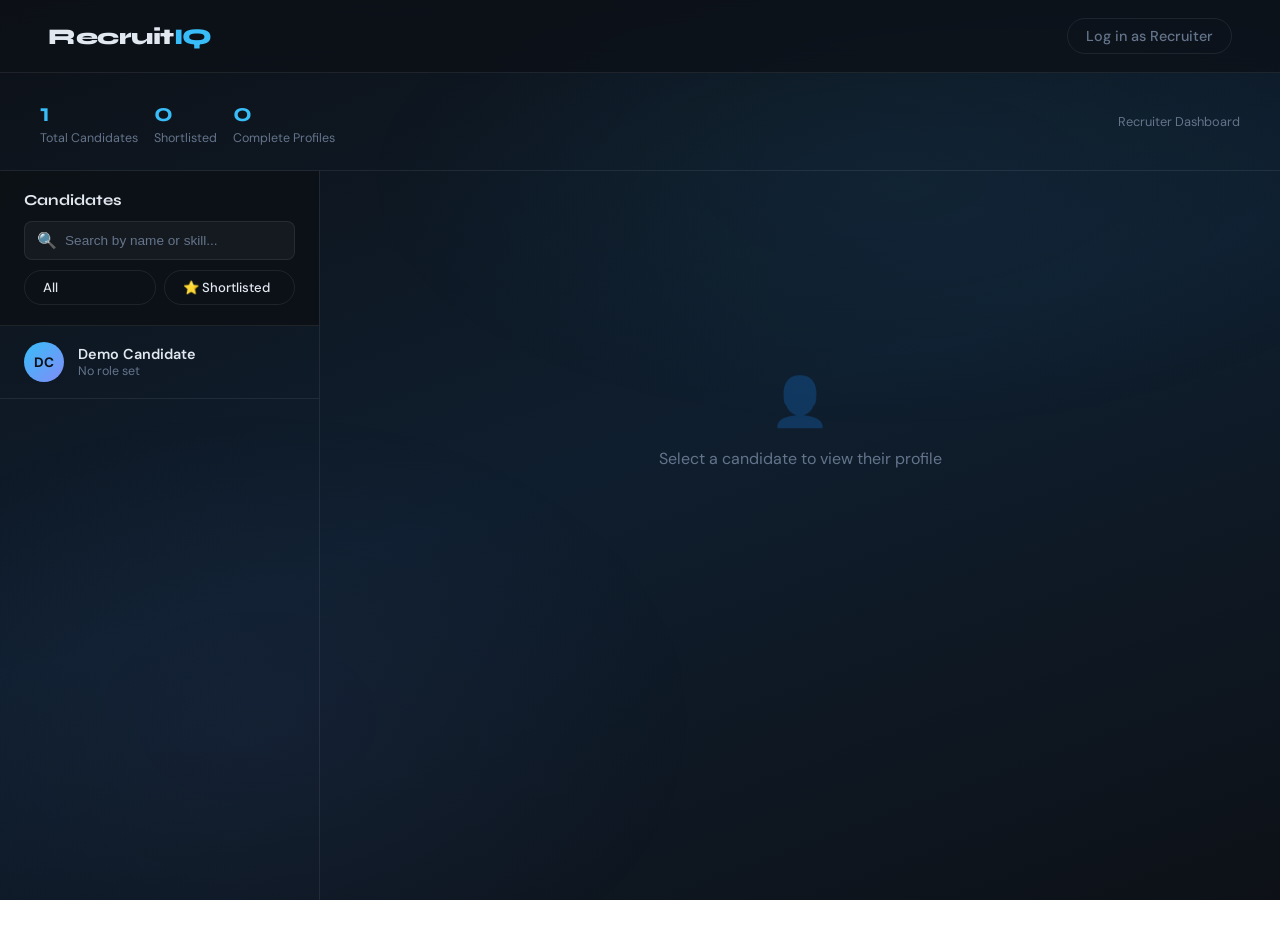
<file: frontend/recruiter.html>
<!DOCTYPE html>
<html lang="en">
<head>
  <meta charset="UTF-8" />
  <meta name="viewport" content="width=device-width, initial-scale=1.0" />
  <title>RecruitIQ — Recruiter Dashboard</title>
  <link rel="stylesheet" href="style.css" />
  <script src="https://cdnjs.cloudflare.com/ajax/libs/gsap/3.12.5/gsap.min.js" defer></script>

  <style>
    /* ── Recruiter dashboard styles ── */

    /* Top stats bar */
    .stats-bar {
      display: flex;
      gap: 16px;
      padding: 24px 40px;
      border-bottom: 1px solid var(--border);
      flex-wrap: wrap;
    }
    .stat-item {
      display: flex;
      flex-direction: column;
      gap: 2px;
    }
    .stat-num {
      font-family: var(--font-head);
      font-size: 1.6rem;
      font-weight: 700;
      color: var(--accent);
    }
    .stat-label { font-size: 0.78rem; color: var(--text-muted); }

    /* Dashboard grid: sidebar + content */
    .dash-layout {
      display: grid;
      grid-template-columns: 320px 1fr;
      gap: 0;
      min-height: calc(100vh - 120px);
    }

    /* LEFT: Candidate list panel */
    .cand-list-panel {
      border-right: 1px solid var(--border);
      overflow-y: auto;
      max-height: calc(100vh - 120px);
    }

    .panel-header {
      padding: 20px 24px;
      border-bottom: 1px solid var(--border);
      position: sticky;
      top: 0;
      background: rgba(13,17,23,0.9);
      backdrop-filter: blur(8px);
      z-index: 10;
    }

    .panel-header h2 { font-size: 0.95rem; margin-bottom: 12px; }

    /* Search bar inside panel */
    .search-bar {
      display: flex;
      align-items: center;
      gap: 8px;
      background: rgba(255,255,255,0.04);
      border: 1px solid var(--border);
      border-radius: var(--radius-sm);
      padding: 8px 12px;
    }

    .search-bar input {
      background: none;
      border: none;
      color: var(--text);
      font-size: 0.85rem;
      outline: none;
      width: 100%;
    }

    .search-bar input::placeholder { color: var(--text-muted); }

    /* Individual candidate card in the list */
    .cand-item {
      padding: 16px 24px;
      border-bottom: 1px solid var(--border);
      cursor: pointer;
      transition: background 0.15s;
      display: flex;
      align-items: center;
      gap: 14px;
    }

    .cand-item:hover   { background: var(--card-hover); }

    .cand-item.active  { background: rgba(56,189,248,0.07); border-left: 3px solid var(--accent); }

    /* Avatar circle with initials */
    .avatar {
      width: 40px; height: 40px;
      border-radius: 50%;
      background: linear-gradient(135deg, var(--accent), var(--accent2));
      display: flex; align-items: center; justify-content: center;
      font-weight: 700;
      font-size: 0.85rem;
      color: #0d1117;
      flex-shrink: 0;
    }

    .cand-meta { flex: 1; min-width: 0; }
    
    .cand-name { font-size: 0.9rem; font-weight: 600; color: var(--text); white-space: nowrap; overflow: hidden; text-overflow: ellipsis; }

    .cand-role { font-size: 0.78rem; color: var(--text-muted); }

    /* Shortlisted indicator */
    .shortlist-dot {
      width: 8px; height: 8px;
      border-radius: 50%;
      background: #34d399;
      flex-shrink: 0;
    }

    /* RIGHT: Candidate detail view */
    .cand-detail {
      padding: 40px;
      overflow-y: auto;
      max-height: calc(100vh - 120px);
    }

    /* Empty state */
    .empty-state {
      display: flex;
      flex-direction: column;
      align-items: center;
      justify-content: center;
      height: 60%;
      color: var(--text-muted);
      text-align: center;
      gap: 12px;
    }

    .empty-state .icon { font-size: 3rem; opacity: 0.3; }

    /* Candidate detail header */
    .detail-header {
      display: flex;
      align-items: flex-start;
      justify-content: space-between;
      gap: 16px;
      margin-bottom: 32px;
      flex-wrap: wrap;
    }

    .detail-avatar {
      width: 64px; height: 64px;
      border-radius: 50%;
      background: linear-gradient(135deg, var(--accent), var(--accent2));
      display: flex; align-items: center; justify-content: center;
      font-weight: 800;
      font-size: 1.3rem;
      color: #0d1117;
      flex-shrink: 0;
    }

    /* Profile sections in detail view */
    .detail-section { margin-bottom: 28px; }

    .detail-label {
      font-size: 0.72rem;
      font-weight: 700;
      text-transform: uppercase;
      letter-spacing: 0.8px;
      color: var(--text-muted);
      margin-bottom: 10px;
    }

    /* Skills grid in detail view */
    .skills-wrap { display: flex; flex-wrap: wrap; gap: 8px; }

    /* Recruiter notes textarea */
    .notes-area {
      width: 100%;
      background: var(--card-bg);
      border: 1px solid var(--border);
      border-radius: var(--radius-sm);
      padding: 14px;
      color: var(--text);
      font-family: var(--font-body);
      font-size: 0.88rem;
      resize: vertical;
      min-height: 80px;
      outline: none;
    }

    .notes-area:focus { border-color: var(--accent); }

    /* Compare mode overlay */
    #compare-panel {
      display: none;
      position: fixed;
      inset: 0;
      background: rgba(13,17,23,0.95);
      backdrop-filter: blur(10px);
      z-index: 300;
      padding: 40px;
      overflow-y: auto;
    }

    .compare-grid {
      display: grid;
      grid-template-columns: repeat(auto-fit, minmax(280px, 1fr));
      gap: 20px;
      margin-top: 24px;
    }

    .compare-card {
      background: var(--card-bg);
      border: 1px solid var(--border);
      border-radius: var(--radius);
      padding: 24px;
    }

    @media (max-width: 768px) {
      .dash-layout { grid-template-columns: 1fr; }
      .cand-list-panel { max-height: 300px; }
    }
  </style>
</head>
<body>

  <!-- NAVBAR -->
  <nav class="navbar">
    <a href="index.html" class="logo">Recruit<span>IQ</span></a>
    <div class="nav-links">
      <span style="color:var(--text-muted); font-size:0.82rem;" id="rec-greeting"></span>
      <button class="btn btn-ghost btn-sm" onclick="toggleCompare()" id="btn-compare" style="display:none">
        ⊞ Compare Shortlisted
      </button>
      <a href="onboarding.html" class="btn btn-ghost btn-sm" id="nav-login-rec">Log in as Recruiter</a>
      <button class="btn btn-ghost btn-sm" onclick="logoutUser()" id="nav-logout-rec" style="display:none">Log out</button>
    </div>
  </nav>

  <!-- STATS BAR -->
  <div class="stats-bar" id="stats-bar">
    <!-- Filled by JS -->
    <div class="stat-item"><div class="stat-num" id="stat-total">—</div><div class="stat-label">Total Candidates</div></div>
    <div class="stat-item"><div class="stat-num" id="stat-shortlisted">—</div><div class="stat-label">Shortlisted</div></div>
    <div class="stat-item"><div class="stat-num" id="stat-complete">—</div><div class="stat-label">Complete Profiles</div></div>
    <div style="margin-left:auto; display:flex; align-items:center;">
      <span style="font-size:0.8rem; color:var(--text-muted);">Recruiter Dashboard</span>
    </div>
  </div>

  <!-- MAIN LAYOUT -->
  <div class="dash-layout">

    <!-- LEFT: Candidate list -->
    <div class="cand-list-panel">
      <div class="panel-header">
        <h2>Candidates</h2>
        <!-- Search bar to filter candidates by name/role -->
        <div class="search-bar">
          <span>🔍</span>
          <input type="text" id="search-input" placeholder="Search by name or skill..."
            oninput="filterCandidates(this.value)" />
        </div>
        <!-- Filter: show all or just shortlisted -->
        <div style="display:flex; gap:8px; margin-top:10px;">
          <button class="btn btn-sm btn-ghost" id="filter-all" onclick="setFilter('all')" style="flex:1;">All</button>
          <button class="btn btn-sm btn-ghost" id="filter-short" onclick="setFilter('shortlisted')" style="flex:1;">⭐ Shortlisted</button>
        </div>
      </div>

      <!-- Candidate list items rendered by JS -->
      <div id="cand-list"></div>
    </div>

    <!-- RIGHT: Candidate detail / empty state -->
    <div class="cand-detail" id="cand-detail">
      <div class="empty-state" id="empty-state">
        <div class="icon">👤</div>
        <p>Select a candidate to view their profile</p>
      </div>
    </div>

  </div>

  <!--  COMPARE PANEL (fullscreen overlay)  -->
  <div id="compare-panel">
    <div style="display:flex; align-items:center; justify-content:space-between; margin-bottom:8px;">
      <h2 style="font-size:1.4rem;">Compare Shortlisted Candidates</h2>
      <button class="btn btn-ghost btn-sm" onclick="toggleCompare()">✕ Close</button>
    </div>
    <p style="color:var(--text-muted); font-size:0.85rem; margin-bottom:16px;">
      Side-by-side comparison of shortlisted profiles.
    </p>
    <div class="compare-grid" id="compare-grid">
      <!-- Filled by JS -->
    </div>
  </div>

  <div id="toast"></div>
  <script src="app.js"></script>

  <script>
    //  STATE 
    let allCandidates = [];    // full list of candidate users
    let filtered      = [];    // filtered/searched subset
    let activeIdx     = null;  // which candidate is selected
    let filterMode    = 'all'; // 'all' or 'shortlisted'

    //  INIT 
    document.addEventListener('DOMContentLoaded', () => {
      const user = getCurrentUser();

      // Show recruiter info in navbar
      if (user && user.role === 'recruiter') {
        document.getElementById('rec-greeting').textContent = 'Welcome, ' + user.name;
        document.getElementById('nav-logout-rec').style.display = 'flex';
        document.getElementById('nav-login-rec').style.display  = 'none';
        document.getElementById('btn-compare').style.display    = 'flex';
      }

      // Load all candidates from localStorage
      allCandidates = getAllCandidates();
      filtered = [...allCandidates];
      renderList();
      updateStats();

      // GSAP entrance
      if (typeof gsap !== 'undefined') {
        gsap.from('.stats-bar', { y: -20, opacity: 0, duration: 0.5, ease: 'power2.out' });
      }
    });

    //  UPDATE STATS BAR 
    function updateStats() {
      document.getElementById('stat-total').textContent = allCandidates.length;
      document.getElementById('stat-shortlisted').textContent =
        allCandidates.filter(c => c.shortlisted).length;
      document.getElementById('stat-complete').textContent =
        allCandidates.filter(c => c.profileData).length;
    }

    //  RENDER CANDIDATE LIST 
    function renderList() {
      const listEl = document.getElementById('cand-list');

      if (!filtered.length) {
        listEl.innerHTML = `<p style="padding:24px; color:var(--text-muted); font-size:0.85rem; text-align:center;">
          No candidates found.
        </p>`;
        return;
      }

      listEl.innerHTML = filtered.map((c, i) => {
        // Get initials for avatar
        const initials = (c.name || c.email).split(' ').map(w => w[0]).join('').slice(0,2).toUpperCase();
        const role     = c.profileData?.target_role || 'No role set';
        const isActive = activeIdx === i;

        return `<div class="cand-item ${isActive ? 'active' : ''}" onclick="selectCandidate(${i})">
          <div class="avatar">${initials}</div>
          <div class="cand-meta">
            <div class="cand-name">${c.name || c.email}</div>
            <div class="cand-role">${role}</div>
          </div>
          ${c.shortlisted ? '<div class="shortlist-dot"></div>' : ''}
        </div>`;
      }).join('');
    }

    //  SELECT CANDIDATE 
    // Clicking a candidate card shows their full profile on the right
    function selectCandidate(idx) {
      activeIdx = idx;
      renderList(); // re-render list to highlight selected

      const c = filtered[idx];
      const p = c.profileData;
      const detailEl = document.getElementById('cand-detail');
      document.getElementById('empty-state') && (document.getElementById('empty-state').style.display = 'none');

      // If no profile, show a placeholder
      if (!p) {
        detailEl.innerHTML = `
          <div class="empty-state">
            <div class="icon">📭</div>
            <p>${c.name || c.email} hasn't built their profile yet.</p>
          </div>`;
        return;
      }

      // Build skills chips
      const skills = (p.skills || '').split(',').map(s => s.trim()).filter(Boolean);
      const initials = (c.name || '?').split(' ').map(w => w[0]).join('').slice(0,2).toUpperCase();

      // Get saved recruiter notes for this candidate
      const notes = c.recruiterNotes || '';

      detailEl.innerHTML = `
        <!-- Header with name + action buttons -->
        <div class="detail-header" id="detail-head">
          <div style="display:flex; gap:16px; align-items:flex-start;">
            <div class="detail-avatar">${initials}</div>
            <div>
              <h2 style="font-size:1.5rem; margin-bottom:4px;">${p.full_name || c.name}</h2>
              <p style="color:var(--accent); font-size:0.9rem; margin-bottom:10px;">${p.target_role || 'Developer'}</p>
              <div style="display:flex; gap:8px; flex-wrap:wrap;">
                ${p.location     ? `<span class="badge badge-purple">📍 ${p.location}</span>` : ''}
                ${p.availability ? `<span class="badge badge-green">${p.availability}</span>`  : ''}
                ${p.profile_score ? `<span class="badge">Score: ${p.profile_score}/100</span>` : ''}
              </div>
            </div>
          </div>

          <!-- Action buttons -->
          <div style="display:flex; gap:10px; flex-wrap:wrap;">
            <button class="btn ${c.shortlisted ? 'btn-danger' : 'btn-primary'} btn-sm"
              onclick="toggleShortlist('${c.email}')">
              ${c.shortlisted ? '✕ Remove' : '⭐ Shortlist'}
            </button>
            <a href="mailto:${c.email}" class="btn btn-ghost btn-sm">📧 Contact</a>
          </div>
        </div>

        <!-- AI Summary -->
        ${p.ai_summary ? `
        <div class="detail-section">
          <div class="detail-label">AI Summary</div>
          <div class="card" style="font-size:0.9rem; line-height:1.7; color:var(--text);">
            ${p.ai_summary}
          </div>
        </div>` : ''}

        <!-- Skills -->
        ${skills.length ? `
        <div class="detail-section">
          <div class="detail-label">Skills</div>
          <div class="skills-wrap">
            ${skills.map(s => `<span class="badge">${s}</span>`).join('')}
          </div>
        </div>` : ''}

        <!-- Education -->
        ${p.education ? `
        <div class="detail-section">
          <div class="detail-label">Education</div>
          <p style="color:var(--text); font-size:0.9rem;">${p.education}</p>
        </div>` : ''}

        <!-- Experience -->
        ${p.experience ? `
        <div class="detail-section">
          <div class="detail-label">Experience</div>
          <p style="color:var(--text); font-size:0.9rem; white-space:pre-wrap;">${p.experience}</p>
        </div>` : ''}

        <!-- Projects -->
        ${p.projects ? `
        <div class="detail-section">
          <div class="detail-label">Projects</div>
          <p style="color:var(--text); font-size:0.9rem; white-space:pre-wrap;">${p.projects}</p>
        </div>` : ''}

        <!-- Achievements -->
        ${p.achievements ? `
        <div class="detail-section">
          <div class="detail-label">Achievements</div>
          <p style="color:var(--text); font-size:0.9rem;">${p.achievements}</p>
        </div>` : ''}

        <!-- GitHub link -->
        ${p.github_link ? `
        <div class="detail-section">
          <div class="detail-label">Portfolio / GitHub</div>
          <a href="https://${p.github_link.replace('https://','').replace('http://','')}"
            target="_blank" style="color:var(--accent);">
            🔗 ${p.github_link}
          </a>
        </div>` : ''}

        <!-- Recruiter Notes — editable textarea -->
        <div class="detail-section">
          <div class="detail-label">My Notes (only you see this)</div>
          <textarea class="notes-area" id="notes-${c.email}"
            placeholder="Add your notes about this candidate..."
            oninput="saveNotes('${c.email}', this.value)">${notes}</textarea>
        </div>
      `;

      // Animate detail pane in
      if (typeof gsap !== 'undefined') {
        gsap.from('#detail-head', { x: 20, opacity: 0, duration: 0.4, ease: 'power2.out' });
        gsap.from('.detail-section', {
          y: 15, opacity: 0, stagger: 0.07, duration: 0.35, delay: 0.1, ease: 'power2.out'
        });
      }
    }

    //  TOGGLE SHORTLIST 
    function toggleShortlist(email) {
      const users = JSON.parse(localStorage.getItem('riq_users') || '[]');
      const idx   = users.findIndex(u => u.email === email);
      if (idx === -1) return;

      users[idx].shortlisted = !users[idx].shortlisted;
      localStorage.setItem('riq_users', JSON.stringify(users));

      // Update our local array too
      const local = allCandidates.find(c => c.email === email);
      if (local) local.shortlisted = users[idx].shortlisted;

      showToast(users[idx].shortlisted ? '⭐ Candidate shortlisted' : 'Removed from shortlist');
      updateStats();
      renderList();
      selectCandidate(activeIdx); // re-render detail to update button
    }

    //  SAVE RECRUITER NOTES 
    // Saves notes in real-time as the recruiter types
    let notesTimer = null;
    function saveNotes(email, text) {
      clearTimeout(notesTimer);
      notesTimer = setTimeout(() => {
        updateUser(email, { recruiterNotes: text });
        const c = allCandidates.find(u => u.email === email);
        if (c) c.recruiterNotes = text;
        showToast('✓ Notes saved');
      }, 1000); // debounce: save 1s after last keystroke
    }

    //  SEARCH FILTER 
    function filterCandidates(query) {
      const q = query.toLowerCase();
      const base = filterMode === 'shortlisted'
        ? allCandidates.filter(c => c.shortlisted)
        : allCandidates;

      filtered = base.filter(c =>
        (c.name || '').toLowerCase().includes(q) ||
        (c.email).toLowerCase().includes(q) ||
        (c.profileData?.skills || '').toLowerCase().includes(q) ||
        (c.profileData?.target_role || '').toLowerCase().includes(q)
      );
      activeIdx = null;
      renderList();
    }

    //  FILTER MODE 
    function setFilter(mode) {
      filterMode = mode;
      filtered = mode === 'shortlisted'
        ? allCandidates.filter(c => c.shortlisted)
        : [...allCandidates];
      activeIdx = null;
      renderList();
      // Highlight active filter button
      document.getElementById('filter-all').classList.toggle('btn-primary', mode === 'all');
      document.getElementById('filter-short').classList.toggle('btn-primary', mode === 'shortlisted');
    }

    //  COMPARE PANEL 
    function toggleCompare() {
      const panel = document.getElementById('compare-panel');
      const isOpen = panel.style.display === 'flex';

      if (!isOpen) {
        // Build comparison cards for all shortlisted candidates
        const shortlisted = allCandidates.filter(c => c.shortlisted);
        if (!shortlisted.length) { showToast('No shortlisted candidates yet.'); return; }

        document.getElementById('compare-grid').innerHTML = shortlisted.map(c => {
          const p = c.profileData || {};
          const skills = (p.skills || '').split(',').slice(0, 6).map(s => s.trim()).filter(Boolean);
          return `
            <div class="compare-card">
              <h3 style="font-size:1rem; margin-bottom:4px;">${p.full_name || c.name}</h3>
              <p style="color:var(--accent); font-size:0.82rem; margin-bottom:12px;">${p.target_role || '—'}</p>
              ${p.profile_score ? `<div class="badge" style="margin-bottom:10px;">Score: ${p.profile_score}</div>` : ''}
              <div class="detail-label">Skills</div>
              <div style="display:flex; flex-wrap:wrap; gap:6px; margin-bottom:12px;">
                ${skills.map(s => `<span class="badge badge-purple">${s}</span>`).join('') || '—'}
              </div>
              <div class="detail-label">Education</div>
              <p style="font-size:0.82rem; color:var(--text);">${p.education || '—'}</p>
            </div>`;
        }).join('');

        panel.style.display = 'flex';
        panel.style.flexDirection = 'column';
      } else {
        panel.style.display = 'none';
      }
    }
  </script>

</body>
</html>
</file>
<file: css/style.css>
/* ============================================================
   style.css — RecruitIQ Shared Styles
   This file is imported by all pages. It defines:
   - CSS variables (colors, fonts, spacing)
   - The gradient background used everywhere
   - Reusable components: buttons, cards, inputs, navbar
   - Utility classes
   ============================================================ */

/* --- Google Fonts: Syne (headings) + DM Sans (body) --- */
@import url('https://fonts.googleapis.com/css2?family=Syne:wght@400;600;700;800&family=DM+Sans:wght@300;400;500&display=swap');

/*  CSS Variables  */
:root {
  --bg-from:    #0d1117;   /* near-black, top of gradient */
  --bg-mid:     #0f1e2e;   /* deep navy blue, middle */
  --bg-to:      #0d1117;   /* back to near-black at bottom */

  --accent:     #38bdf8;   /* sky blue — primary CTA color */
  --accent2:    #818cf8;   /* soft indigo — secondary accent */
  --accent-glow: rgba(56, 189, 248, 0.18);

  --text:       #e2e8f0;   /* main text (light on dark bg) */
  --text-muted: #64748b;   /* dimmed text */
  --border:     rgba(255,255,255,0.08);

  --card-bg:    rgba(255,255,255,0.04);
  --card-hover: rgba(255,255,255,0.07);

  --radius:     14px;
  --radius-sm:  8px;

  --font-head:  'Syne', sans-serif;
  --font-body:  'DM Sans', sans-serif;
}

/* ] Reset & Base  */
*, *::before, *::after { box-sizing: border-box; margin: 0; padding: 0; }

html { scroll-behavior: smooth; }

body {
  font-family: var(--font-body);
  color: var(--text);
  /* THE GRADIENT BACKGROUND — goes from dark navy top → slightly blue middle → dark again */
  background: linear-gradient(160deg, var(--bg-from) 0%, var(--bg-mid) 50%, var(--bg-to) 100%);
  min-height: 100vh;
  /* subtle noise texture over gradient for depth */
  background-attachment: fixed;
  overflow-x: hidden;
}

/* Extra atmosphere: a subtle radial glow behind everything */
body::before {
  content: '';
  position: fixed;
  inset: 0;
  background:
    radial-gradient(ellipse 60% 40% at 70% 20%, rgba(56,189,248,0.06) 0%, transparent 70%),
    radial-gradient(ellipse 50% 50% at 20% 80%, rgba(129,140,248,0.05) 0%, transparent 70%);
  pointer-events: none;
  z-index: 0;
}

/* Make sure content sits above the glow layer */
body > * { position: relative; z-index: 1; }

/*  Typography  */
h1, h2, h3, h4 {
  font-family: var(--font-head);
  line-height: 1.2;
}

p { line-height: 1.7; color: var(--text-muted); }

a { color: var(--accent); text-decoration: none; }
a:hover { text-decoration: underline; }

/*  Navbar  */
.navbar {
  display: flex;
  align-items: center;
  justify-content: space-between;
  padding: 18px 48px;
  border-bottom: 1px solid var(--border);
  /* frosted glass look */
  background: rgba(13,17,23,0.75);
  backdrop-filter: blur(12px);
  position: sticky;
  top: 0;
  z-index: 100;
}

.logo {
  font-family: var(--font-head);
  font-weight: 800;
  font-size: 1.4rem;
  color: var(--text);
  letter-spacing: -0.5px;
}
.logo span { color: var(--accent); }

.nav-links { display: flex; gap: 24px; align-items: center; }
.nav-links a {
  color: var(--text-muted);
  font-size: 0.9rem;
  font-weight: 500;
  transition: color 0.2s;
}
.nav-links a:hover { color: var(--text); text-decoration: none; }

/*  Buttons  */
/* Primary button — filled, glowing */
.btn {
  display: inline-flex;
  align-items: center;
  gap: 8px;
  padding: 12px 28px;
  border-radius: 50px;           /* pill shape */
  font-family: var(--font-body);
  font-size: 0.95rem;
  font-weight: 500;
  cursor: pointer;
  border: none;
  transition: all 0.25s ease;
  text-decoration: none;
}

.btn-primary {
  background: var(--accent);
  color: #0d1117;
  box-shadow: 0 0 20px rgba(56,189,248,0.3);
}
.btn-primary:hover {
  background: #7dd3fc;
  box-shadow: 0 0 32px rgba(56,189,248,0.5);
  transform: translateY(-1px);
  text-decoration: none;
  color: #0d1117;
}

/* Ghost / outline button */
.btn-ghost {
  background: transparent;
  color: var(--text);
  border: 1px solid var(--border);
}
.btn-ghost:hover {
  background: var(--card-hover);
  border-color: rgba(255,255,255,0.15);
  text-decoration: none;
  color: var(--text);
}

/* Danger button */
.btn-danger {
  background: rgba(239,68,68,0.15);
  color: #f87171;
  border: 1px solid rgba(239,68,68,0.3);
}
.btn-danger:hover { background: rgba(239,68,68,0.25); text-decoration: none; color: #f87171; }

/* Small button variant */
.btn-sm { padding: 8px 18px; font-size: 0.82rem; }

/*  Cards  */
.card {
  background: var(--card-bg);
  border: 1px solid var(--border);
  border-radius: var(--radius);
  padding: 28px;
  transition: background 0.2s, border-color 0.2s;
}
.card:hover { background: var(--card-hover); }

/* Form Inputs  */
.input, textarea, select {
  width: 100%;
  background: rgba(255,255,255,0.05);
  border: 1px solid var(--border);
  border-radius: var(--radius-sm);
  padding: 14px 16px;
  color: var(--text);
  font-family: var(--font-body);
  font-size: 0.95rem;
  outline: none;
  transition: border-color 0.2s, box-shadow 0.2s;
  resize: vertical;
}
.input:focus, textarea:focus, select:focus {
  border-color: var(--accent);
  box-shadow: 0 0 0 3px rgba(56,189,248,0.12);
}
/* Fix select option styling in dark mode */
select option { background: #1e293b; color: var(--text); }

label {
  display: block;
  margin-bottom: 8px;
  font-size: 0.85rem;
  font-weight: 500;
  color: var(--text-muted);
  letter-spacing: 0.3px;
}

.form-group { margin-bottom: 20px; }

/*  Progress Bar  */
.progress-wrap {
  width: 100%;
  height: 4px;
  background: var(--border);
  border-radius: 99px;
  overflow: hidden;
  margin-bottom: 8px;
}
.progress-fill {
  height: 100%;
  background: linear-gradient(90deg, var(--accent), var(--accent2));
  border-radius: 99px;
  transition: width 0.5s ease;
}

/*  Badge / Tag  */
.badge {
  display: inline-flex;
  align-items: center;
  gap: 5px;
  padding: 4px 12px;
  border-radius: 99px;
  font-size: 0.78rem;
  font-weight: 500;
  background: rgba(56,189,248,0.1);
  color: var(--accent);
  border: 1px solid rgba(56,189,248,0.2);
}
.badge-purple {
  background: rgba(129,140,248,0.1);
  color: var(--accent2);
  border-color: rgba(129,140,248,0.2);
}
.badge-green {
  background: rgba(52,211,153,0.1);
  color: #34d399;
  border-color: rgba(52,211,153,0.2);
}

/*  AI Thinking Indicator  */
/* The animated dots shown when Gemini is processing */
.ai-thinking {
  display: flex;
  align-items: center;
  gap: 8px;
  color: var(--accent);
  font-size: 0.85rem;
}
.ai-thinking .dot {
  width: 6px; height: 6px;
  border-radius: 50%;
  background: var(--accent);
  animation: bounce 1.2s infinite ease-in-out;
}
.ai-thinking .dot:nth-child(2) { animation-delay: 0.2s; }
.ai-thinking .dot:nth-child(3) { animation-delay: 0.4s; }

@keyframes bounce {
  0%, 60%, 100% { transform: translateY(0); opacity: 0.4; }
  30% { transform: translateY(-6px); opacity: 1; }
}

/*  Toast Notification  */
#toast {
  position: fixed;
  bottom: 32px;
  left: 50%;
  transform: translateX(-50%) translateY(80px);
  background: #1e293b;
  border: 1px solid var(--border);
  color: var(--text);
  padding: 12px 24px;
  border-radius: 50px;
  font-size: 0.88rem;
  opacity: 0;
  transition: all 0.3s ease;
  z-index: 999;
  white-space: nowrap;
}
#toast.show {
  opacity: 1;
  transform: translateX(-50%) translateY(0);
}

/*  Section helpers  */
.section { padding: 80px 48px; max-width: 1200px; margin: 0 auto; }
.section-sm { padding: 48px 48px; max-width: 800px; margin: 0 auto; }

/* Centered flex helper */
.flex-center { display: flex; align-items: center; justify-content: center; }
.flex-between { display: flex; align-items: center; justify-content: space-between; }
.gap-16 { gap: 16px; }
.gap-8 { gap: 8px; }

/*  Divider  */
.divider {
  height: 1px;
  background: var(--border);
  margin: 32px 0;
}

/*  Responsive mobile tweaks  */
@media (max-width: 768px) {
  .navbar { padding: 16px 20px; }
  .section { padding: 48px 20px; }
  .section-sm { padding: 32px 20px; }
}
</file>
<file: frontend/style.css>
/* ============================================================
   style.css — RecruitIQ Shared Styles
   This file is imported by all pages. It defines:
   - CSS variables (colors, fonts, spacing)
   - The gradient background used everywhere
   - Reusable components: buttons, cards, inputs, navbar
   - Utility classes
   ============================================================ */

/* --- Google Fonts: Syne (headings) + DM Sans (body) --- */
@import url('https://fonts.googleapis.com/css2?family=Syne:wght@400;600;700;800&family=DM+Sans:wght@300;400;500&display=swap');

/*  CSS Variables  */
:root {
  --bg-from:    #0d1117;   /* near-black, top of gradient */
  --bg-mid:     #0f1e2e;   /* deep navy blue, middle */
  --bg-to:      #0d1117;   /* back to near-black at bottom */

  --accent:     #38bdf8;   /* sky blue — primary CTA color */
  --accent2:    #818cf8;   /* soft indigo — secondary accent */
  --accent-glow: rgba(56, 189, 248, 0.18);

  --text:       #e2e8f0;   /* main text (light on dark bg) */
  --text-muted: #64748b;   /* dimmed text */
  --border:     rgba(255,255,255,0.08);

  --card-bg:    rgba(255,255,255,0.04);
  --card-hover: rgba(255,255,255,0.07);

  --radius:     14px;
  --radius-sm:  8px;

  --font-head:  'Syne', sans-serif;
  --font-body:  'DM Sans', sans-serif;
}

/* ] Reset & Base  */
*, *::before, *::after { box-sizing: border-box; margin: 0; padding: 0; }

html { scroll-behavior: smooth; }

body {
  font-family: var(--font-body);
  color: var(--text);
  /* THE GRADIENT BACKGROUND — goes from dark navy top → slightly blue middle → dark again */
  background: linear-gradient(160deg, var(--bg-from) 0%, var(--bg-mid) 50%, var(--bg-to) 100%);
  min-height: 100vh;
  /* subtle noise texture over gradient for depth */
  background-attachment: fixed;
  overflow-x: hidden;
}

/* Extra atmosphere: a subtle radial glow behind everything */
body::before {
  content: '';
  position: fixed;
  inset: 0;
  background:
    radial-gradient(ellipse 60% 40% at 70% 20%, rgba(56,189,248,0.06) 0%, transparent 70%),
    radial-gradient(ellipse 50% 50% at 20% 80%, rgba(129,140,248,0.05) 0%, transparent 70%);
  pointer-events: none;
  z-index: 0;
}

/* Make sure content sits above the glow layer */
body > * { position: relative; z-index: 1; }

/*  Typography  */
h1, h2, h3, h4 {
  font-family: var(--font-head);
  line-height: 1.2;
}

p { line-height: 1.7; color: var(--text-muted); }

a { color: var(--accent); text-decoration: none; }
a:hover { text-decoration: underline; }

/*  Navbar  */
.navbar {
  display: flex;
  align-items: center;
  justify-content: space-between;
  padding: 18px 48px;
  border-bottom: 1px solid var(--border);
  /* frosted glass look */
  background: rgba(13,17,23,0.75);
  backdrop-filter: blur(12px);
  position: sticky;
  top: 0;
  z-index: 100;
}

.logo {
  font-family: var(--font-head);
  font-weight: 800;
  font-size: 1.4rem;
  color: var(--text);
  letter-spacing: -0.5px;
}
.logo span { color: var(--accent); }

.nav-links { display: flex; gap: 24px; align-items: center; }
.nav-links a {
  color: var(--text-muted);
  font-size: 0.9rem;
  font-weight: 500;
  transition: color 0.2s;
}
.nav-links a:hover { color: var(--text); text-decoration: none; }

/*  Buttons  */
/* Primary button — filled, glowing */
.btn {
  display: inline-flex;
  align-items: center;
  gap: 8px;
  padding: 12px 28px;
  border-radius: 50px;           /* pill shape */
  font-family: var(--font-body);
  font-size: 0.95rem;
  font-weight: 500;
  cursor: pointer;
  border: none;
  transition: all 0.25s ease;
  text-decoration: none;
}

.btn-primary {
  background: var(--accent);
  color: #0d1117;
  box-shadow: 0 0 20px rgba(56,189,248,0.3);
}
.btn-primary:hover {
  background: #7dd3fc;
  box-shadow: 0 0 32px rgba(56,189,248,0.5);
  transform: translateY(-1px);
  text-decoration: none;
  color: #0d1117;
}

/* Ghost / outline button */
.btn-ghost {
  background: transparent;
  color: var(--text);
  border: 1px solid var(--border);
}
.btn-ghost:hover {
  background: var(--card-hover);
  border-color: rgba(255,255,255,0.15);
  text-decoration: none;
  color: var(--text);
}

/* Danger button */
.btn-danger {
  background: rgba(239,68,68,0.15);
  color: #f87171;
  border: 1px solid rgba(239,68,68,0.3);
}
.btn-danger:hover { background: rgba(239,68,68,0.25); text-decoration: none; color: #f87171; }

/* Small button variant */
.btn-sm { padding: 8px 18px; font-size: 0.82rem; }

/*  Cards  */
.card {
  background: var(--card-bg);
  border: 1px solid var(--border);
  border-radius: var(--radius);
  padding: 28px;
  transition: background 0.2s, border-color 0.2s;
}
.card:hover { background: var(--card-hover); }

/* Form Inputs  */
.input, textarea, select {
  width: 100%;
  background: rgba(255,255,255,0.05);
  border: 1px solid var(--border);
  border-radius: var(--radius-sm);
  padding: 14px 16px;
  color: var(--text);
  font-family: var(--font-body);
  font-size: 0.95rem;
  outline: none;
  transition: border-color 0.2s, box-shadow 0.2s;
  resize: vertical;
}
.input:focus, textarea:focus, select:focus {
  border-color: var(--accent);
  box-shadow: 0 0 0 3px rgba(56,189,248,0.12);
}
/* Fix select option styling in dark mode */
select option { background: #1e293b; color: var(--text); }

label {
  display: block;
  margin-bottom: 8px;
  font-size: 0.85rem;
  font-weight: 500;
  color: var(--text-muted);
  letter-spacing: 0.3px;
}

.form-group { margin-bottom: 20px; }

/*  Progress Bar  */
.progress-wrap {
  width: 100%;
  height: 4px;
  background: var(--border);
  border-radius: 99px;
  overflow: hidden;
  margin-bottom: 8px;
}
.progress-fill {
  height: 100%;
  background: linear-gradient(90deg, var(--accent), var(--accent2));
  border-radius: 99px;
  transition: width 0.5s ease;
}

/*  Badge / Tag  */
.badge {
  display: inline-flex;
  align-items: center;
  gap: 5px;
  padding: 4px 12px;
  border-radius: 99px;
  font-size: 0.78rem;
  font-weight: 500;
  background: rgba(56,189,248,0.1);
  color: var(--accent);
  border: 1px solid rgba(56,189,248,0.2);
}
.badge-purple {
  background: rgba(129,140,248,0.1);
  color: var(--accent2);
  border-color: rgba(129,140,248,0.2);
}
.badge-green {
  background: rgba(52,211,153,0.1);
  color: #34d399;
  border-color: rgba(52,211,153,0.2);
}

/*  AI Thinking Indicator  */
/* The animated dots shown when Gemini is processing */
.ai-thinking {
  display: flex;
  align-items: center;
  gap: 8px;
  color: var(--accent);
  font-size: 0.85rem;
}
.ai-thinking .dot {
  width: 6px; height: 6px;
  border-radius: 50%;
  background: var(--accent);
  animation: bounce 1.2s infinite ease-in-out;
}
.ai-thinking .dot:nth-child(2) { animation-delay: 0.2s; }
.ai-thinking .dot:nth-child(3) { animation-delay: 0.4s; }

@keyframes bounce {
  0%, 60%, 100% { transform: translateY(0); opacity: 0.4; }
  30% { transform: translateY(-6px); opacity: 1; }
}

/*  Toast Notification  */
#toast {
  position: fixed;
  bottom: 32px;
  left: 50%;
  transform: translateX(-50%) translateY(80px);
  background: #1e293b;
  border: 1px solid var(--border);
  color: var(--text);
  padding: 12px 24px;
  border-radius: 50px;
  font-size: 0.88rem;
  opacity: 0;
  transition: all 0.3s ease;
  z-index: 999;
  white-space: nowrap;
}
#toast.show {
  opacity: 1;
  transform: translateX(-50%) translateY(0);
}

/*  Section helpers  */
.section { padding: 80px 48px; max-width: 1200px; margin: 0 auto; }
.section-sm { padding: 48px 48px; max-width: 800px; margin: 0 auto; }

/* Centered flex helper */
.flex-center { display: flex; align-items: center; justify-content: center; }
.flex-between { display: flex; align-items: center; justify-content: space-between; }
.gap-16 { gap: 16px; }
.gap-8 { gap: 8px; }

/*  Divider  */
.divider {
  height: 1px;
  background: var(--border);
  margin: 32px 0;
}

/*  Responsive mobile tweaks  */
@media (max-width: 768px) {
  .navbar { padding: 16px 20px; }
  .section { padding: 48px 20px; }
  .section-sm { padding: 32px 20px; }
}
</file>
